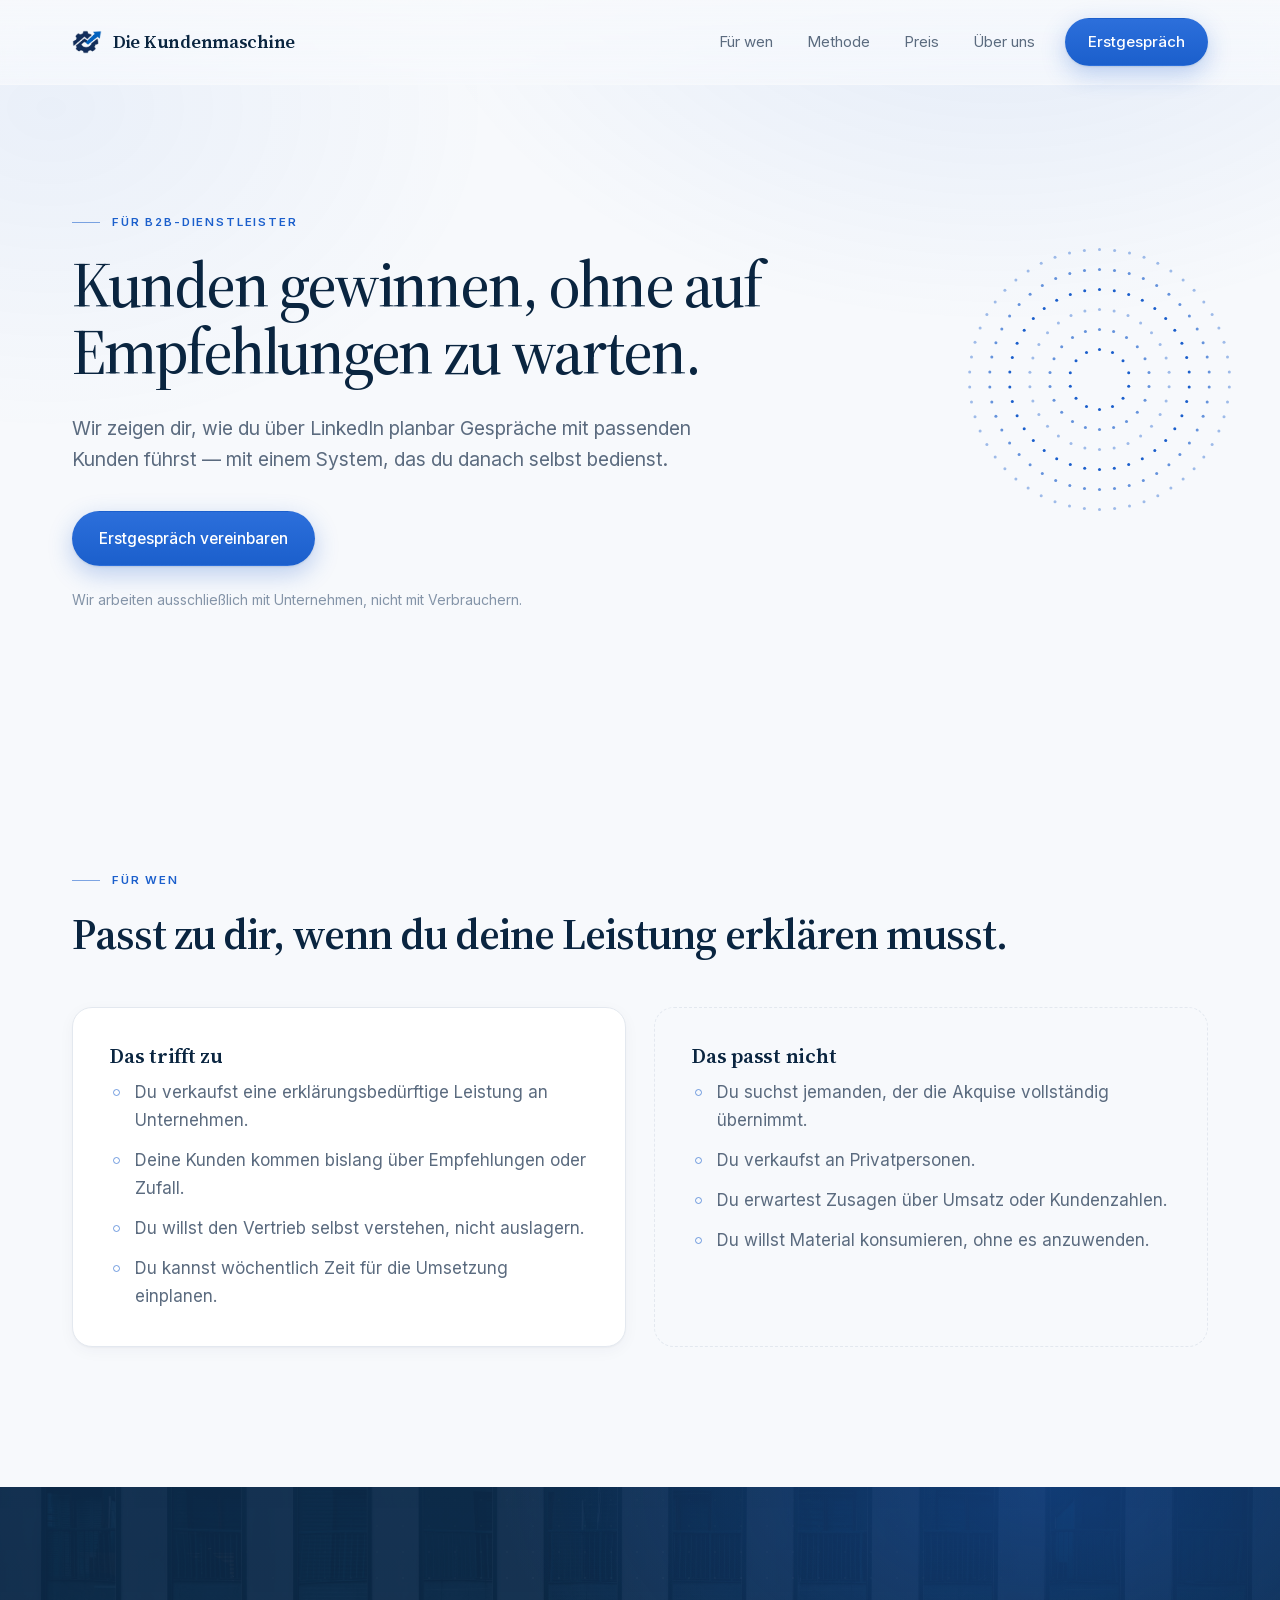
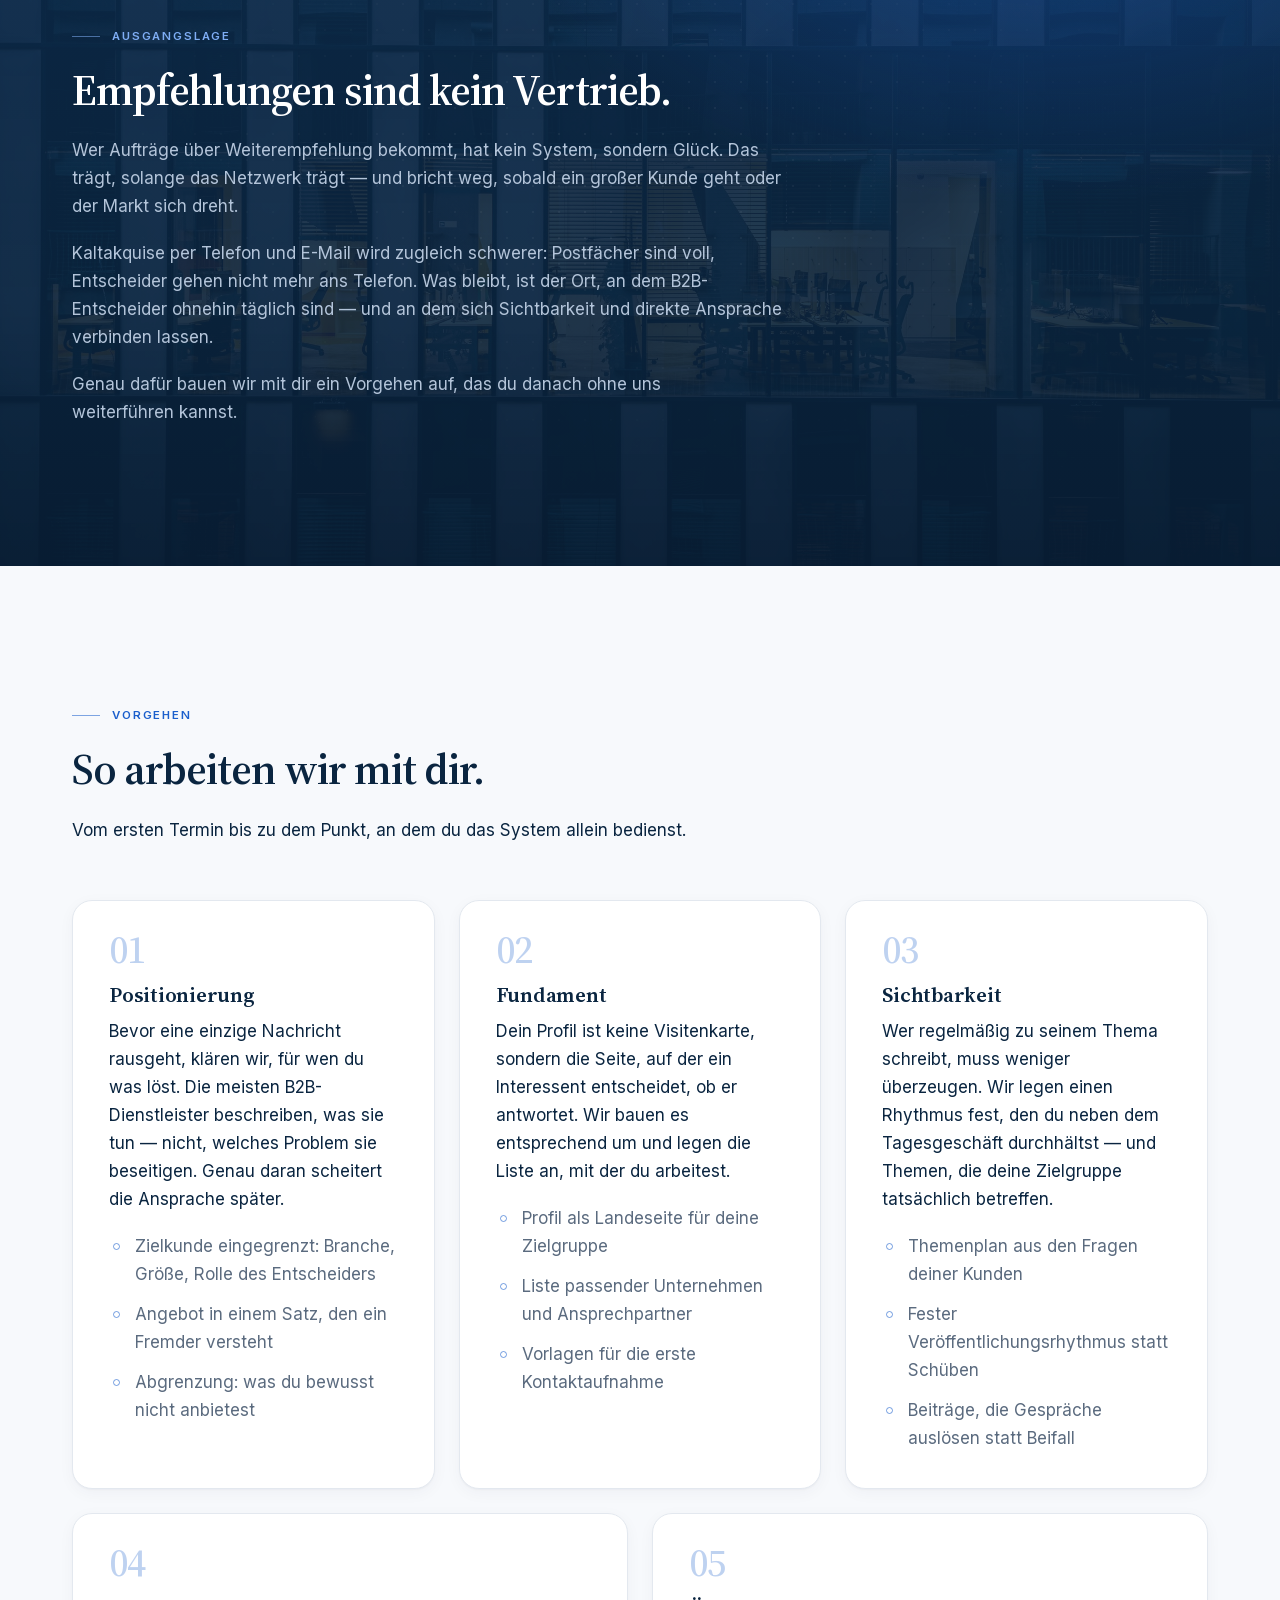
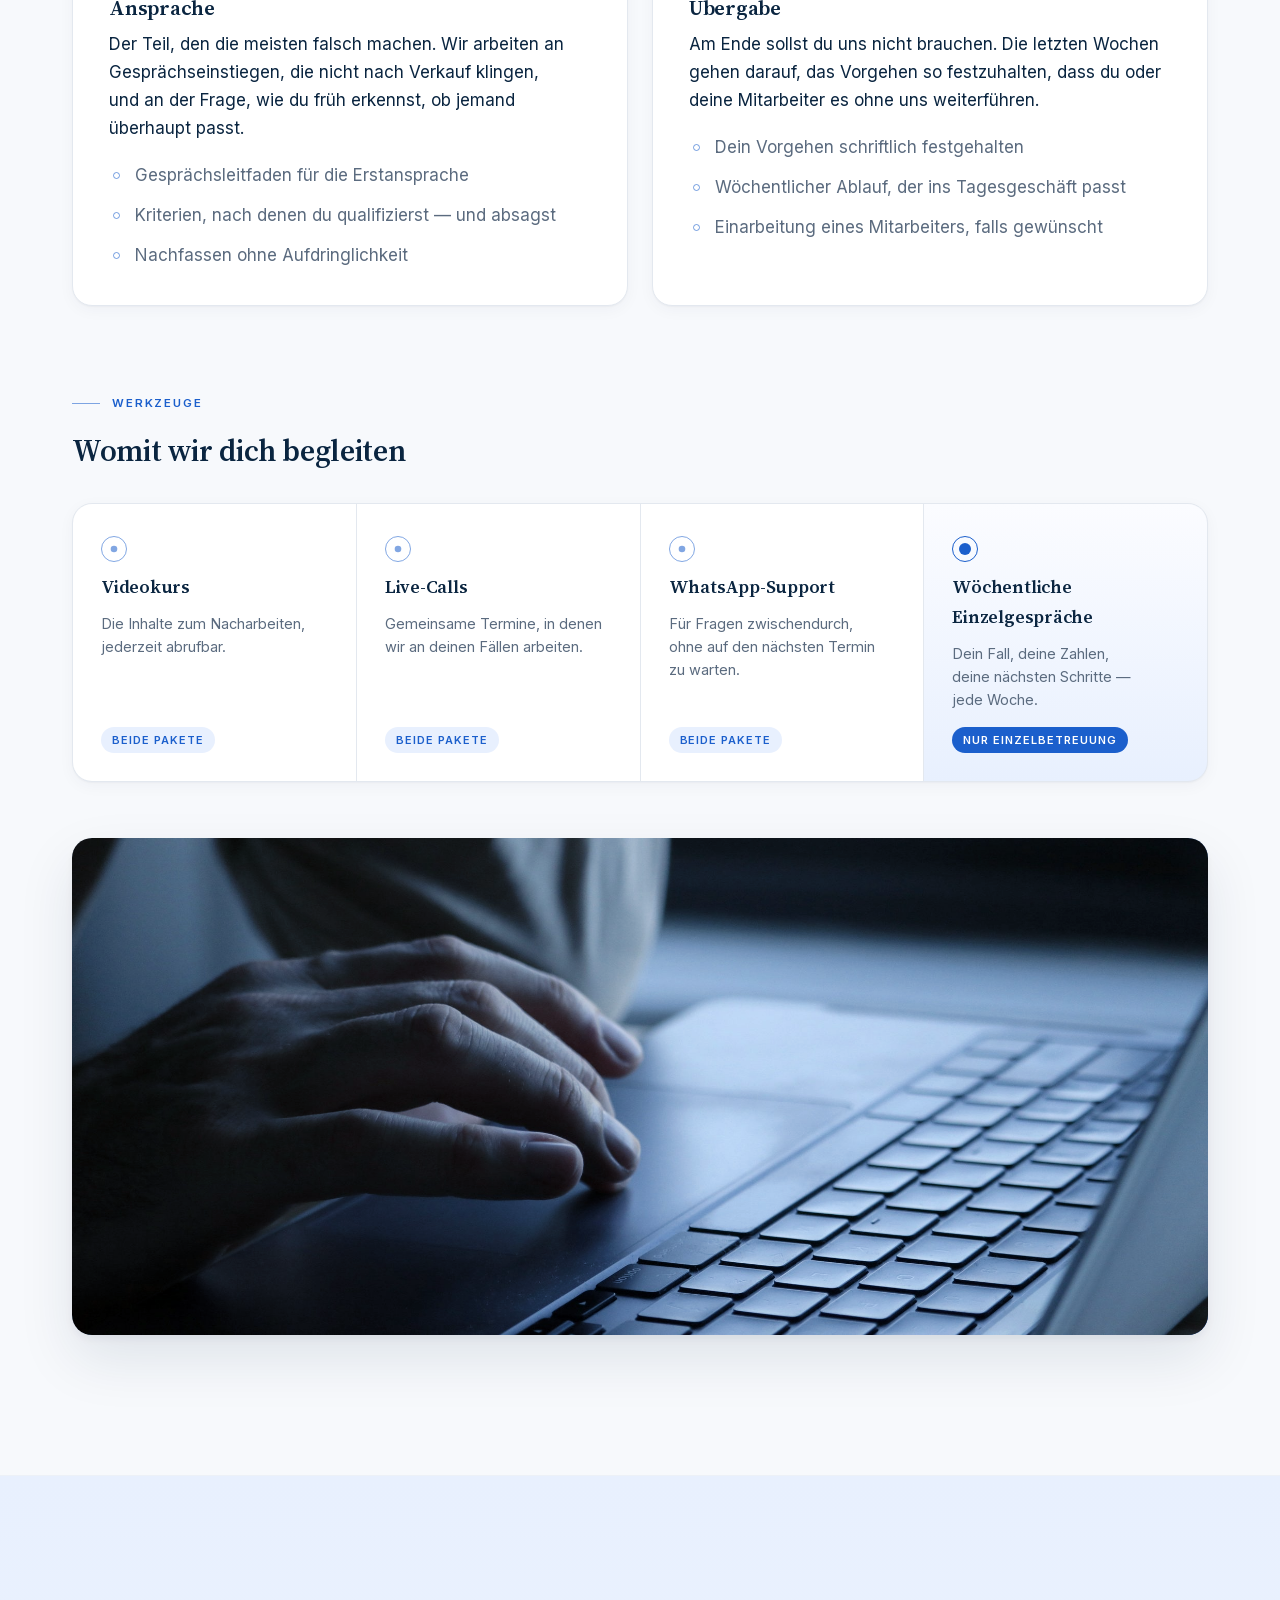
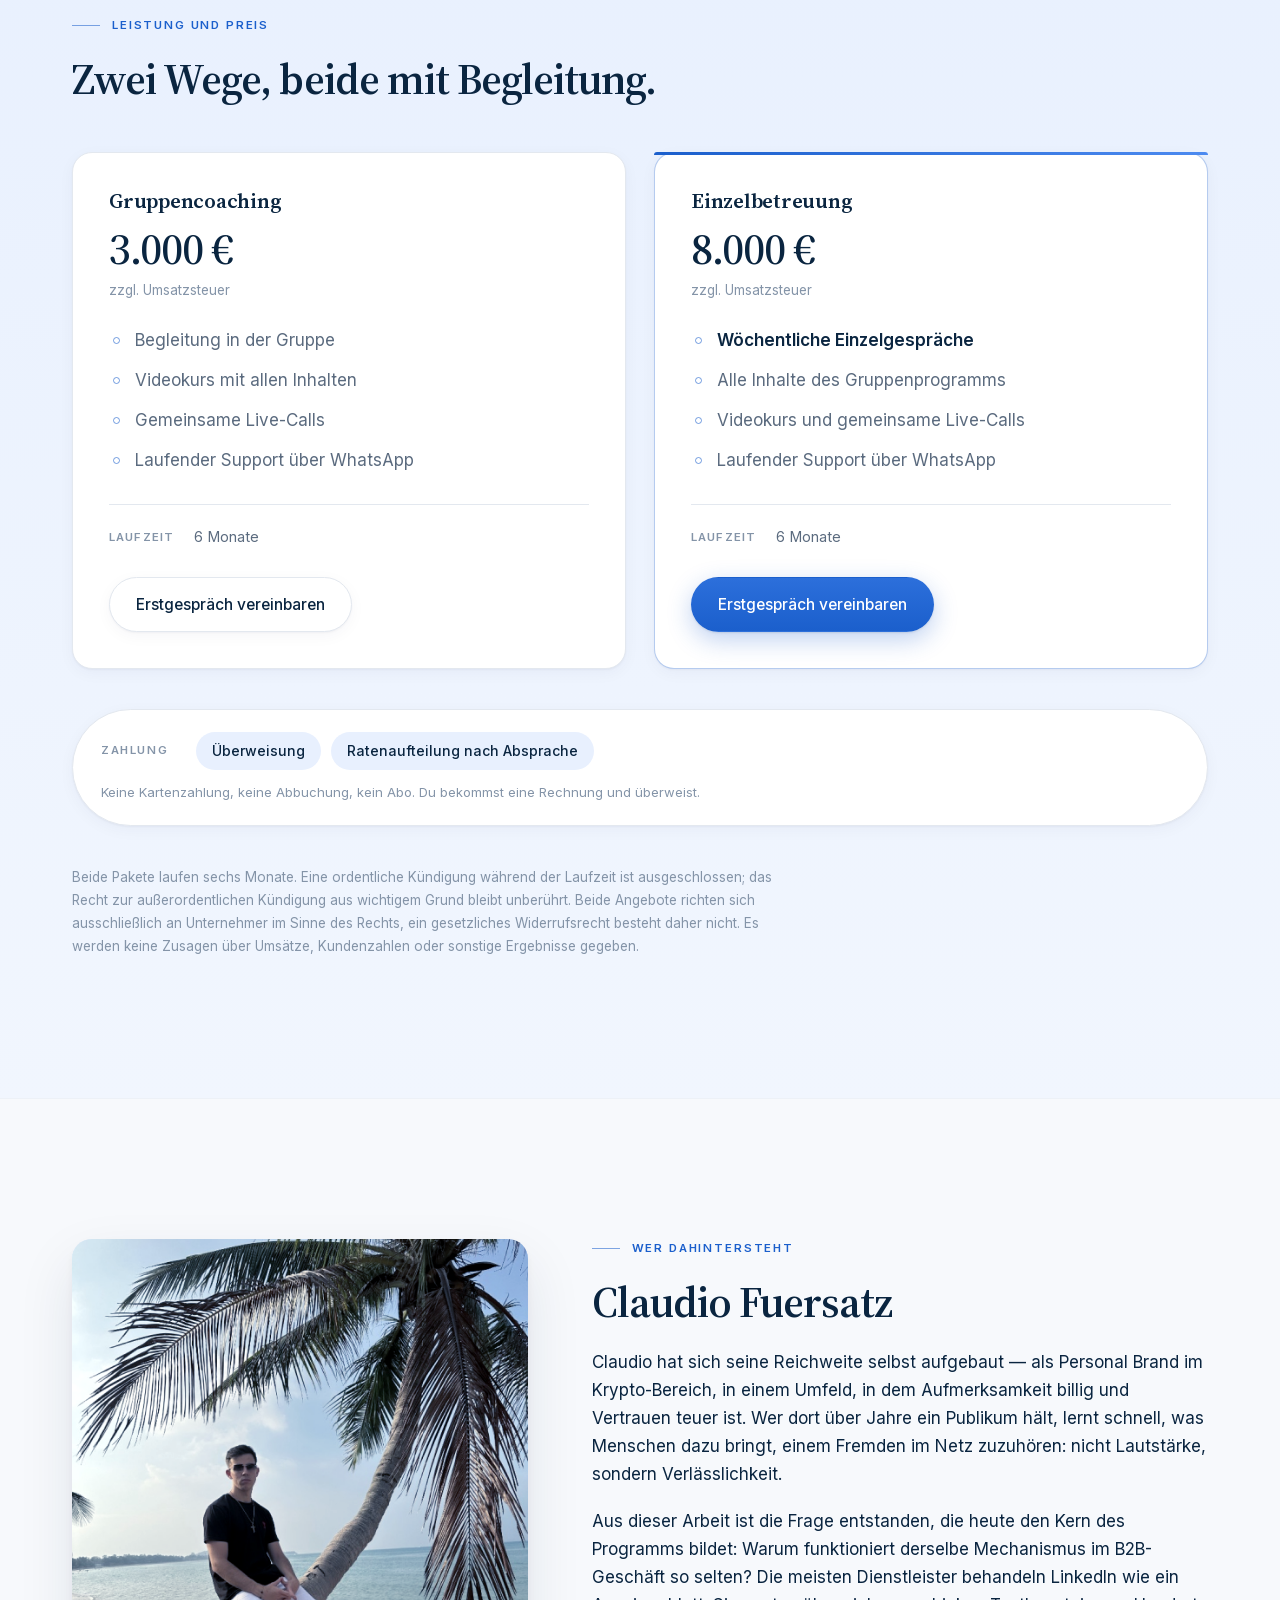
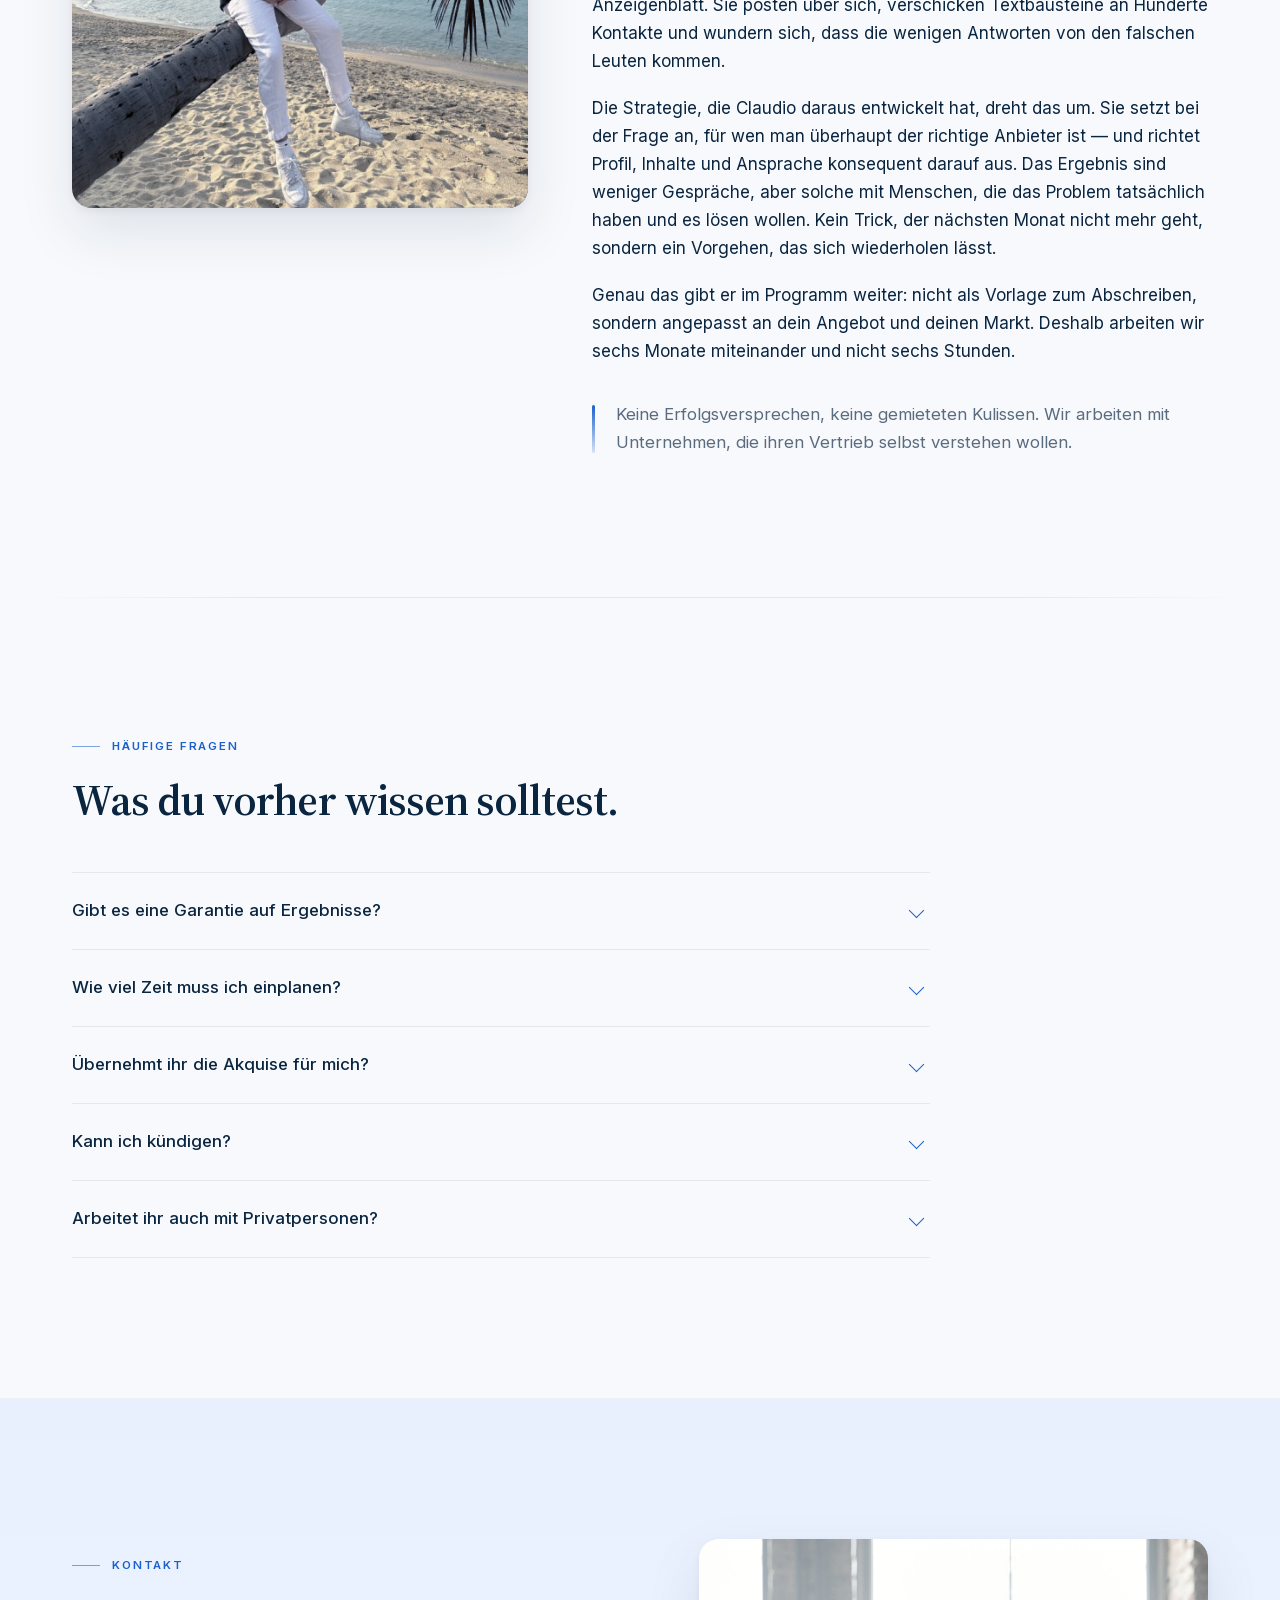
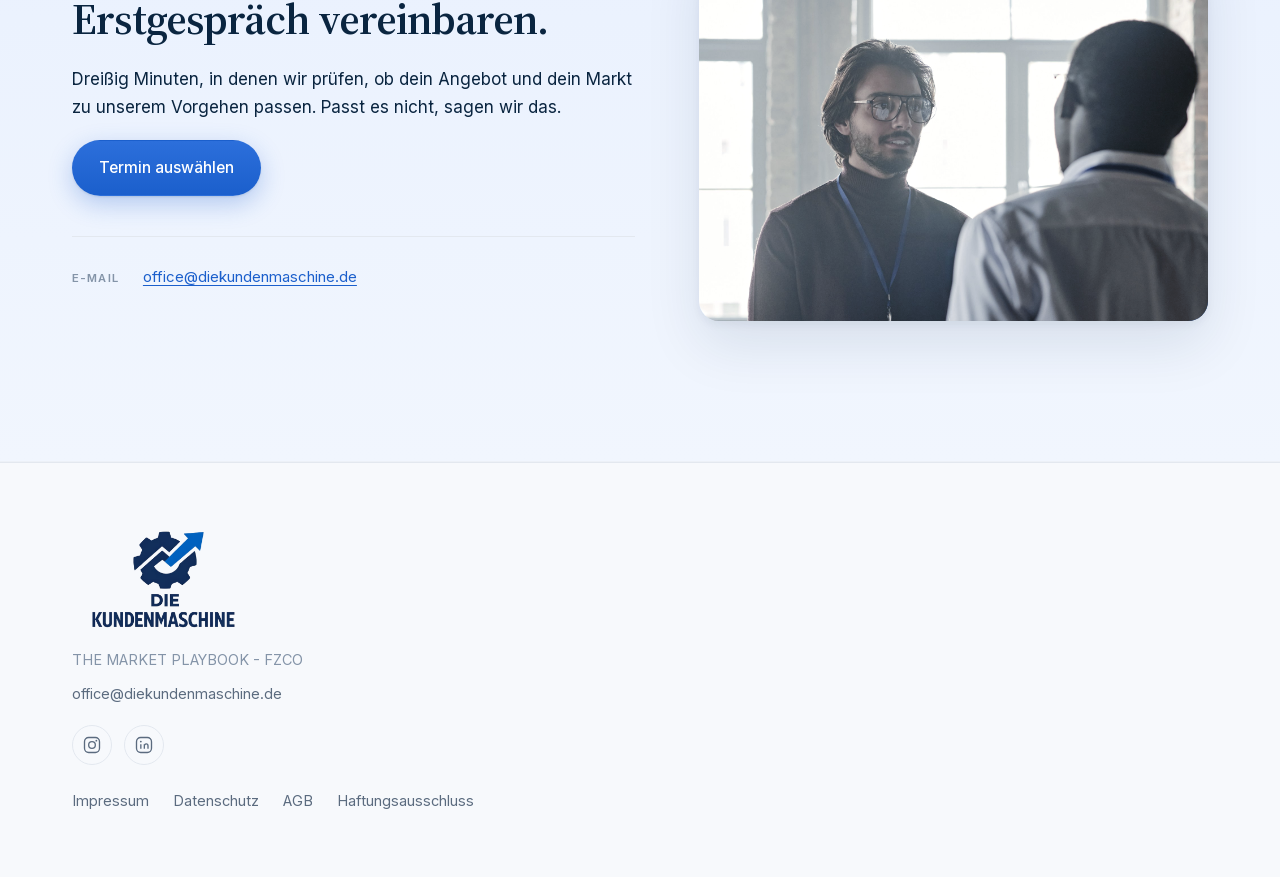
<file: index.html>
<!DOCTYPE html>
<html lang="de">
<head>
<meta charset="utf-8">
<meta name="viewport" content="width=device-width, initial-scale=1.0">
<title>Die Kundenmaschine | Kunden über LinkedIn für B2B-Dienstleister</title>
<meta name="description" content="Wir zeigen B2B-Dienstleistern, Beratungen und Agenturen, wie sie über LinkedIn planbar Kunden gewinnen — als Gruppencoaching oder in der Einzelbetreuung.">
<link rel="icon" type="image/png" href="assets/img/favicon.png">
<link rel="apple-touch-icon" href="assets/img/apple-touch-icon.png">
<link rel="stylesheet" href="styles.css">
</head>
<body>

<header class="kopf">
  <div class="container kopf__inner">
    <a class="marke" href="/"><img class="marke__zeichen" src="assets/img/logo.png" alt="" width="314" height="260">Die Kundenmaschine</a>
    <nav class="nav">
      <a href="#fuer-wen">Für wen</a>
      <a href="#methode">Methode</a>
      <a href="#preis">Preis</a>
      <a href="#ueber-uns">Über uns</a>
      <a class="knopf knopf-primaer" href="#kontakt">Erstgespräch</a>
    </nav>
  </div>
</header>

<main>
  <section class="hero">
    <div class="container">
      <span class="hero__ring" aria-hidden="true"></span>
      <div class="hero__inner">
        <span class="label">Für B2B-Dienstleister</span>
        <h1>Kunden gewinnen, ohne auf Empfehlungen zu warten.</h1>
        <p class="hero__lead">Wir zeigen dir, wie du über LinkedIn planbar Gespräche mit
        passenden Kunden führst — mit einem System, das du danach selbst bedienst.</p>
        <a class="knopf knopf-primaer" href="#kontakt">Erstgespräch vereinbaren</a>
        <p class="hero__hinweis">Wir arbeiten ausschließlich mit Unternehmen, nicht mit
        Verbrauchern.</p>
      </div>
    </div>
  </section>

  <section class="abschnitt" id="fuer-wen">
    <div class="container">
      <span class="label">Für wen</span>
      <h2>Passt zu dir, wenn du deine Leistung erklären musst.</h2>
      <div class="raster-2">
        <div class="karte">
          <h3>Das trifft zu</h3>
          <ul class="liste">
            <li>Du verkaufst eine erklärungsbedürftige Leistung an Unternehmen.</li>
            <li>Deine Kunden kommen bislang über Empfehlungen oder Zufall.</li>
            <li>Du willst den Vertrieb selbst verstehen, nicht auslagern.</li>
            <li>Du kannst wöchentlich Zeit für die Umsetzung einplanen.</li>
          </ul>
        </div>
        <div class="karte karte--leise">
          <h3>Das passt nicht</h3>
          <ul class="liste">
            <li>Du suchst jemanden, der die Akquise vollständig übernimmt.</li>
            <li>Du verkaufst an Privatpersonen.</li>
            <li>Du erwartest Zusagen über Umsatz oder Kundenzahlen.</li>
            <li>Du willst Material konsumieren, ohne es anzuwenden.</li>
          </ul>
        </div>
      </div>
    </div>
  </section>

  <section class="abschnitt abschnitt--dunkel">
    <div class="container">
      <span class="label">Ausgangslage</span>
      <h2>Empfehlungen sind kein Vertrieb.</h2>
      <p>Wer Aufträge über Weiterempfehlung bekommt, hat kein System, sondern Glück. Das
      trägt, solange das Netzwerk trägt — und bricht weg, sobald ein großer Kunde geht oder
      der Markt sich dreht.</p>
      <p>Kaltakquise per Telefon und E-Mail wird zugleich schwerer: Postfächer sind voll,
      Entscheider gehen nicht mehr ans Telefon. Was bleibt, ist der Ort, an dem
      B2B-Entscheider ohnehin täglich sind — und an dem sich Sichtbarkeit und direkte
      Ansprache verbinden lassen.</p>
      <p>Genau dafür bauen wir mit dir ein Vorgehen auf, das du danach ohne uns
      weiterführen kannst.</p>
    </div>
  </section>

  <section class="abschnitt" id="methode">
    <div class="container">
      <span class="label">Vorgehen</span>
      <h2>So arbeiten wir mit dir.</h2>
      <p>Vom ersten Termin bis zu dem Punkt, an dem du das System allein bedienst.</p>
      <div class="phasen">
        <article class="karte phase">
          <span class="phase__nr">01</span>
          <h3>Positionierung</h3>
          <p>Bevor eine einzige Nachricht rausgeht, klären wir, für wen du was löst. Die
          meisten B2B-Dienstleister beschreiben, was sie tun — nicht, welches Problem sie
          beseitigen. Genau daran scheitert die Ansprache später.</p>
          <ul class="liste">
            <li>Zielkunde eingegrenzt: Branche, Größe, Rolle des Entscheiders</li>
            <li>Angebot in einem Satz, den ein Fremder versteht</li>
            <li>Abgrenzung: was du bewusst nicht anbietest</li>
          </ul>
        </article>
        <article class="karte phase">
          <span class="phase__nr">02</span>
          <h3>Fundament</h3>
          <p>Dein Profil ist keine Visitenkarte, sondern die Seite, auf der ein Interessent
          entscheidet, ob er antwortet. Wir bauen es entsprechend um und legen die Liste
          an, mit der du arbeitest.</p>
          <ul class="liste">
            <li>Profil als Landeseite für deine Zielgruppe</li>
            <li>Liste passender Unternehmen und Ansprechpartner</li>
            <li>Vorlagen für die erste Kontaktaufnahme</li>
          </ul>
        </article>
        <article class="karte phase">
          <span class="phase__nr">03</span>
          <h3>Sichtbarkeit</h3>
          <p>Wer regelmäßig zu seinem Thema schreibt, muss weniger überzeugen. Wir legen
          einen Rhythmus fest, den du neben dem Tagesgeschäft durchhältst — und Themen,
          die deine Zielgruppe tatsächlich betreffen.</p>
          <ul class="liste">
            <li>Themenplan aus den Fragen deiner Kunden</li>
            <li>Fester Veröffentlichungsrhythmus statt Schüben</li>
            <li>Beiträge, die Gespräche auslösen statt Beifall</li>
          </ul>
        </article>
        <article class="karte phase">
          <span class="phase__nr">04</span>
          <h3>Ansprache</h3>
          <p>Der Teil, den die meisten falsch machen. Wir arbeiten an Gesprächseinstiegen,
          die nicht nach Verkauf klingen, und an der Frage, wie du früh erkennst, ob
          jemand überhaupt passt.</p>
          <ul class="liste">
            <li>Gesprächsleitfaden für die Erstansprache</li>
            <li>Kriterien, nach denen du qualifizierst — und absagst</li>
            <li>Nachfassen ohne Aufdringlichkeit</li>
          </ul>
        </article>
        <article class="karte phase">
          <span class="phase__nr">05</span>
          <h3>Übergabe</h3>
          <p>Am Ende sollst du uns nicht brauchen. Die letzten Wochen gehen darauf, das
          Vorgehen so festzuhalten, dass du oder deine Mitarbeiter es ohne uns
          weiterführen.</p>
          <ul class="liste">
            <li>Dein Vorgehen schriftlich festgehalten</li>
            <li>Wöchentlicher Ablauf, der ins Tagesgeschäft passt</li>
            <li>Einarbeitung eines Mitarbeiters, falls gewünscht</li>
          </ul>
        </article>
      </div>
      <div class="begleitung">
        <div class="begleitung__kopf">
          <span class="label">Werkzeuge</span>
          <h3>Womit wir dich begleiten</h3>
        </div>
        <ul class="werkzeuge">
          <li class="werkzeug">
            <span class="werkzeug__mark" aria-hidden="true"></span>
            <h4>Videokurs</h4>
            <p>Die Inhalte zum Nacharbeiten, jederzeit abrufbar.</p>
            <span class="werkzeug__tag">beide Pakete</span>
          </li>
          <li class="werkzeug">
            <span class="werkzeug__mark" aria-hidden="true"></span>
            <h4>Live-Calls</h4>
            <p>Gemeinsame Termine, in denen wir an deinen Fällen arbeiten.</p>
            <span class="werkzeug__tag">beide Pakete</span>
          </li>
          <li class="werkzeug">
            <span class="werkzeug__mark" aria-hidden="true"></span>
            <h4>WhatsApp-Support</h4>
            <p>Für Fragen zwischendurch, ohne auf den nächsten Termin zu warten.</p>
            <span class="werkzeug__tag">beide Pakete</span>
          </li>
          <li class="werkzeug werkzeug--hervor">
            <span class="werkzeug__mark" aria-hidden="true"></span>
            <h4>Wöchentliche Einzelgespräche</h4>
            <p>Dein Fall, deine Zahlen, deine nächsten Schritte — jede Woche.</p>
            <span class="werkzeug__tag">nur Einzelbetreuung</span>
          </li>
        </ul>
      </div>
      <div class="bild methode__bild">
        <img src="assets/img/arbeit.jpg" alt="Konzentriertes Arbeiten am Laptop" width="2200" height="963" loading="lazy">
      </div>
    </div>
  </section>

  <section class="abschnitt abschnitt--akzent" id="preis">
    <div class="container">
      <span class="label">Leistung und Preis</span>
      <h2>Zwei Wege, beide mit Begleitung.</h2>
      <div class="raster-2">
        <div class="karte paket">
          <h3>Gruppencoaching</h3>
          <p class="paket__preis">3.000 €</p>
          <p class="paket__hinweis">zzgl. Umsatzsteuer</p>
          <ul class="liste">
            <li>Begleitung in der Gruppe</li>
            <li>Videokurs mit allen Inhalten</li>
            <li>Gemeinsame Live-Calls</li>
            <li>Laufender Support über WhatsApp</li>
          </ul>
          <dl class="kondition">
            <dt>Laufzeit</dt><dd>6 Monate</dd>
          </dl>
          <a class="knopf" href="#kontakt">Erstgespräch vereinbaren</a>
        </div>
        <div class="karte paket paket--hervor">
          <h3>Einzelbetreuung</h3>
          <p class="paket__preis">8.000 €</p>
          <p class="paket__hinweis">zzgl. Umsatzsteuer</p>
          <ul class="liste">
            <li><strong>Wöchentliche Einzelgespräche</strong></li>
            <li>Alle Inhalte des Gruppenprogramms</li>
            <li>Videokurs und gemeinsame Live-Calls</li>
            <li>Laufender Support über WhatsApp</li>
          </ul>
          <dl class="kondition">
            <dt>Laufzeit</dt><dd>6 Monate</dd>
          </dl>
          <a class="knopf knopf-primaer" href="#kontakt">Erstgespräch vereinbaren</a>
        </div>
      </div>
      <div class="zahlung">
        <span class="zahlung__titel">Zahlung</span>
        <ul class="zahlung__wege">
          <li>Überweisung</li>
          <li>Ratenaufteilung nach Absprache</li>
        </ul>
        <p class="zahlung__hinweis">Keine Kartenzahlung, keine Abbuchung, kein Abo. Du
        bekommst eine Rechnung und überweist.</p>
      </div>
      <p class="preis__fuss">Beide Pakete laufen sechs Monate. Eine ordentliche Kündigung
    während der Laufzeit ist ausgeschlossen; das Recht zur außerordentlichen Kündigung aus
    wichtigem Grund bleibt unberührt. Beide Angebote richten sich ausschließlich an
    Unternehmer im Sinne des Rechts, ein gesetzliches Widerrufsrecht besteht daher nicht.
    Es werden keine Zusagen über Umsätze, Kundenzahlen oder sonstige Ergebnisse gegeben.</p>
    </div>
  </section>

  <section class="abschnitt" id="ueber-uns">
    <div class="container ueber__inner">
      <div class="bild ueber__bild">
        <img src="assets/img/claudio.png" alt="Claudio Fuersatz" width="1120" height="1400">
      </div>
      <div class="ueber__text">
        <span class="label">Wer dahintersteht</span>
        <h2>Claudio Fuersatz</h2>
        <p>Claudio hat sich seine Reichweite selbst aufgebaut — als Personal Brand im
        Krypto-Bereich, in einem Umfeld, in dem Aufmerksamkeit billig und Vertrauen teuer
        ist. Wer dort über Jahre ein Publikum hält, lernt schnell, was Menschen dazu bringt,
        einem Fremden im Netz zuzuhören: nicht Lautstärke, sondern Verlässlichkeit.</p>
        <p>Aus dieser Arbeit ist die Frage entstanden, die heute den Kern des Programms
        bildet: Warum funktioniert derselbe Mechanismus im B2B-Geschäft so selten? Die
        meisten Dienstleister behandeln LinkedIn wie ein Anzeigenblatt. Sie posten über
        sich, verschicken Textbausteine an Hunderte Kontakte und wundern sich, dass die
        wenigen Antworten von den falschen Leuten kommen.</p>
        <p>Die Strategie, die Claudio daraus entwickelt hat, dreht das um. Sie setzt bei der
        Frage an, für wen man überhaupt der richtige Anbieter ist — und richtet Profil,
        Inhalte und Ansprache konsequent darauf aus. Das Ergebnis sind weniger Gespräche,
        aber solche mit Menschen, die das Problem tatsächlich haben und es lösen wollen.
        Kein Trick, der nächsten Monat nicht mehr geht, sondern ein Vorgehen, das sich
        wiederholen lässt.</p>
        <p>Genau das gibt er im Programm weiter: nicht als Vorlage zum Abschreiben, sondern
        angepasst an dein Angebot und deinen Markt. Deshalb arbeiten wir sechs Monate
        miteinander und nicht sechs Stunden.</p>
        <p class="ueber__haltung">Keine Erfolgsversprechen, keine gemieteten Kulissen. Wir
        arbeiten mit Unternehmen, die ihren Vertrieb selbst verstehen wollen.</p>
      </div>
    </div>
  </section>

  <section class="abschnitt" id="faq">
    <div class="container">
      <span class="label">Häufige Fragen</span>
      <h2>Was du vorher wissen solltest.</h2>
      <div class="faq">
        <details class="faq__eintrag">
          <summary>Gibt es eine Garantie auf Ergebnisse?</summary>
          <p>Nein. Wir sichern Begleitung, Materialien und Erreichbarkeit zu — keine
          Umsätze, Kundenzahlen oder Reichweiten. Diese hängen von deinem Markt, deinem
          Angebot und deiner Umsetzung ab. Wer dir Umsatz garantiert, verkauft dir etwas
          anderes als Begleitung.</p>
        </details>
        <details class="faq__eintrag">
          <summary>Wie viel Zeit muss ich einplanen?</summary>
          <p>Die Umsetzung erfolgt durch dich. Ohne wöchentliche Arbeitszeit an deinem
          eigenen Vertrieb bringt das Programm nichts.</p>
        </details>
        <details class="faq__eintrag">
          <summary>Übernehmt ihr die Akquise für mich?</summary>
          <p>Nein. Wir bilden aus und begleiten. Wenn du eine Dienstleistung suchst, die
          dir Termine liefert, sind wir der falsche Anbieter.</p>
        </details>
        <details class="faq__eintrag">
          <summary>Kann ich kündigen?</summary>
          <p>Beide Pakete laufen sechs Monate. Eine ordentliche Kündigung während dieser
          Laufzeit ist ausgeschlossen — die Begleitung ist auf diesen Zeitraum ausgelegt und
          ergibt in Teilen keinen Sinn. Das Recht zur außerordentlichen Kündigung aus
          wichtigem Grund bleibt davon unberührt. Wenn du dich nicht sechs Monate binden
          willst, sag das im Erstgespräch — dann sind wir der falsche Anbieter.</p>
        </details>
        <details class="faq__eintrag">
          <summary>Arbeitet ihr auch mit Privatpersonen?</summary>
          <p>Nein. Unser Angebot richtet sich ausschließlich an Unternehmer im Sinne des
          Rechts. Ein gesetzliches Widerrufsrecht besteht daher nicht.</p>
        </details>
      </div>
    </div>
  </section>

  <section class="abschnitt abschnitt--akzent" id="kontakt">
    <div class="container kontakt__inner">
      <div>
        <span class="label">Kontakt</span>
        <h2>Erstgespräch vereinbaren.</h2>
        <p>Dreißig Minuten, in denen wir prüfen, ob dein Angebot und dein Markt zu unserem
        Vorgehen passen. Passt es nicht, sagen wir das.</p>
        <a class="knopf knopf-primaer" href="https://calendly.com/d/dv5p-69t-5jx"
           target="_blank" rel="noopener noreferrer">Termin auswählen</a>
        <dl class="kontakt__daten">
          <dt>E-Mail</dt>
          <dd><a href="mailto:office@diekundenmaschine.de">office@diekundenmaschine.de</a></dd>
        </dl>
      </div>
      <div class="bild kontakt__bild">
        <img src="assets/img/gespraech.jpg" alt="Zwei Personen im Gespräch" width="1800" height="1350" loading="lazy">
      </div>
    </div>
  </section>
</main>

<footer class="fuss">
  <div class="container">
    <img class="fuss__logo" src="assets/img/logo-voll.png" alt="Die Kundenmaschine" width="720" height="404">
    <p class="fuss__traeger">THE MARKET PLAYBOOK - FZCO</p>
    <p class="fuss__kontakt"><a href="mailto:office@diekundenmaschine.de">office@diekundenmaschine.de</a></p>
    <nav class="fuss__sozial" aria-label="Soziale Netzwerke">
      <a href="https://www.instagram.com/diekundenmaschine/" target="_blank" rel="noopener noreferrer" aria-label="Instagram">
        <svg viewBox="0 0 24 24" width="20" height="20" fill="none" stroke="currentColor" stroke-width="1.6" aria-hidden="true">
          <rect x="3" y="3" width="18" height="18" rx="5"/>
          <circle cx="12" cy="12" r="4"/>
          <circle cx="17.2" cy="6.8" r="1.1" fill="currentColor" stroke="none"/>
        </svg>
      </a>
      <a href="https://www.linkedin.com/in/claudio-f%C3%BCrsatz-a549631b6/" target="_blank" rel="noopener noreferrer" aria-label="LinkedIn">
        <svg viewBox="0 0 24 24" width="20" height="20" fill="none" stroke="currentColor" stroke-width="1.6" aria-hidden="true">
          <rect x="3" y="3" width="18" height="18" rx="5"/>
          <line x1="8.2" y1="11" x2="8.2" y2="16.4"/>
          <circle cx="8.2" cy="7.9" r="1.1" fill="currentColor" stroke="none"/>
          <path d="M12.4 16.4v-5.4m0 1.9a2.2 2.2 0 0 1 4.4 0v3.5"/>
        </svg>
      </a>
    </nav>
    <nav class="fuss__links">
      <a href="impressum.html">Impressum</a>
      <a href="datenschutz.html">Datenschutz</a>
      <a href="agb.html">AGB</a>
      <a href="haftungsausschluss.html">Haftungsausschluss</a>
    </nav>
  </div>
</footer>

</body>
</html>
</file>
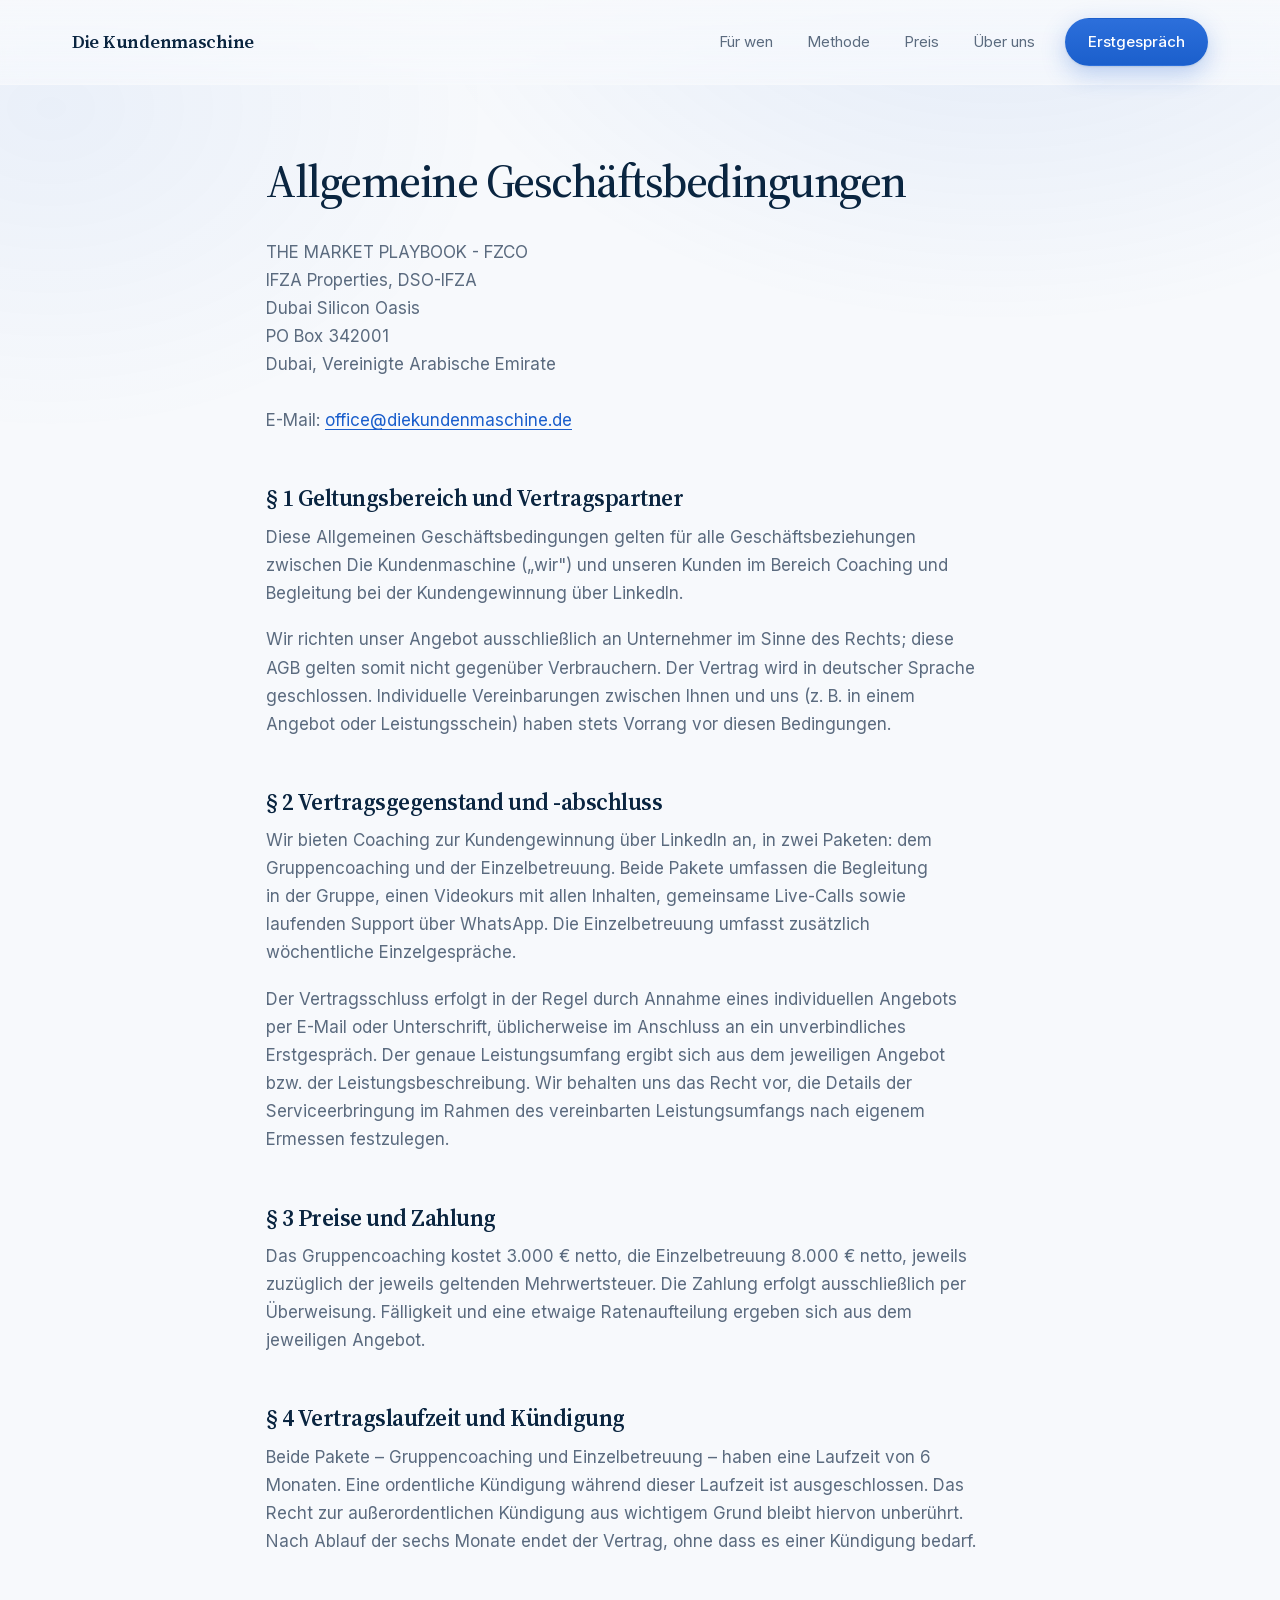
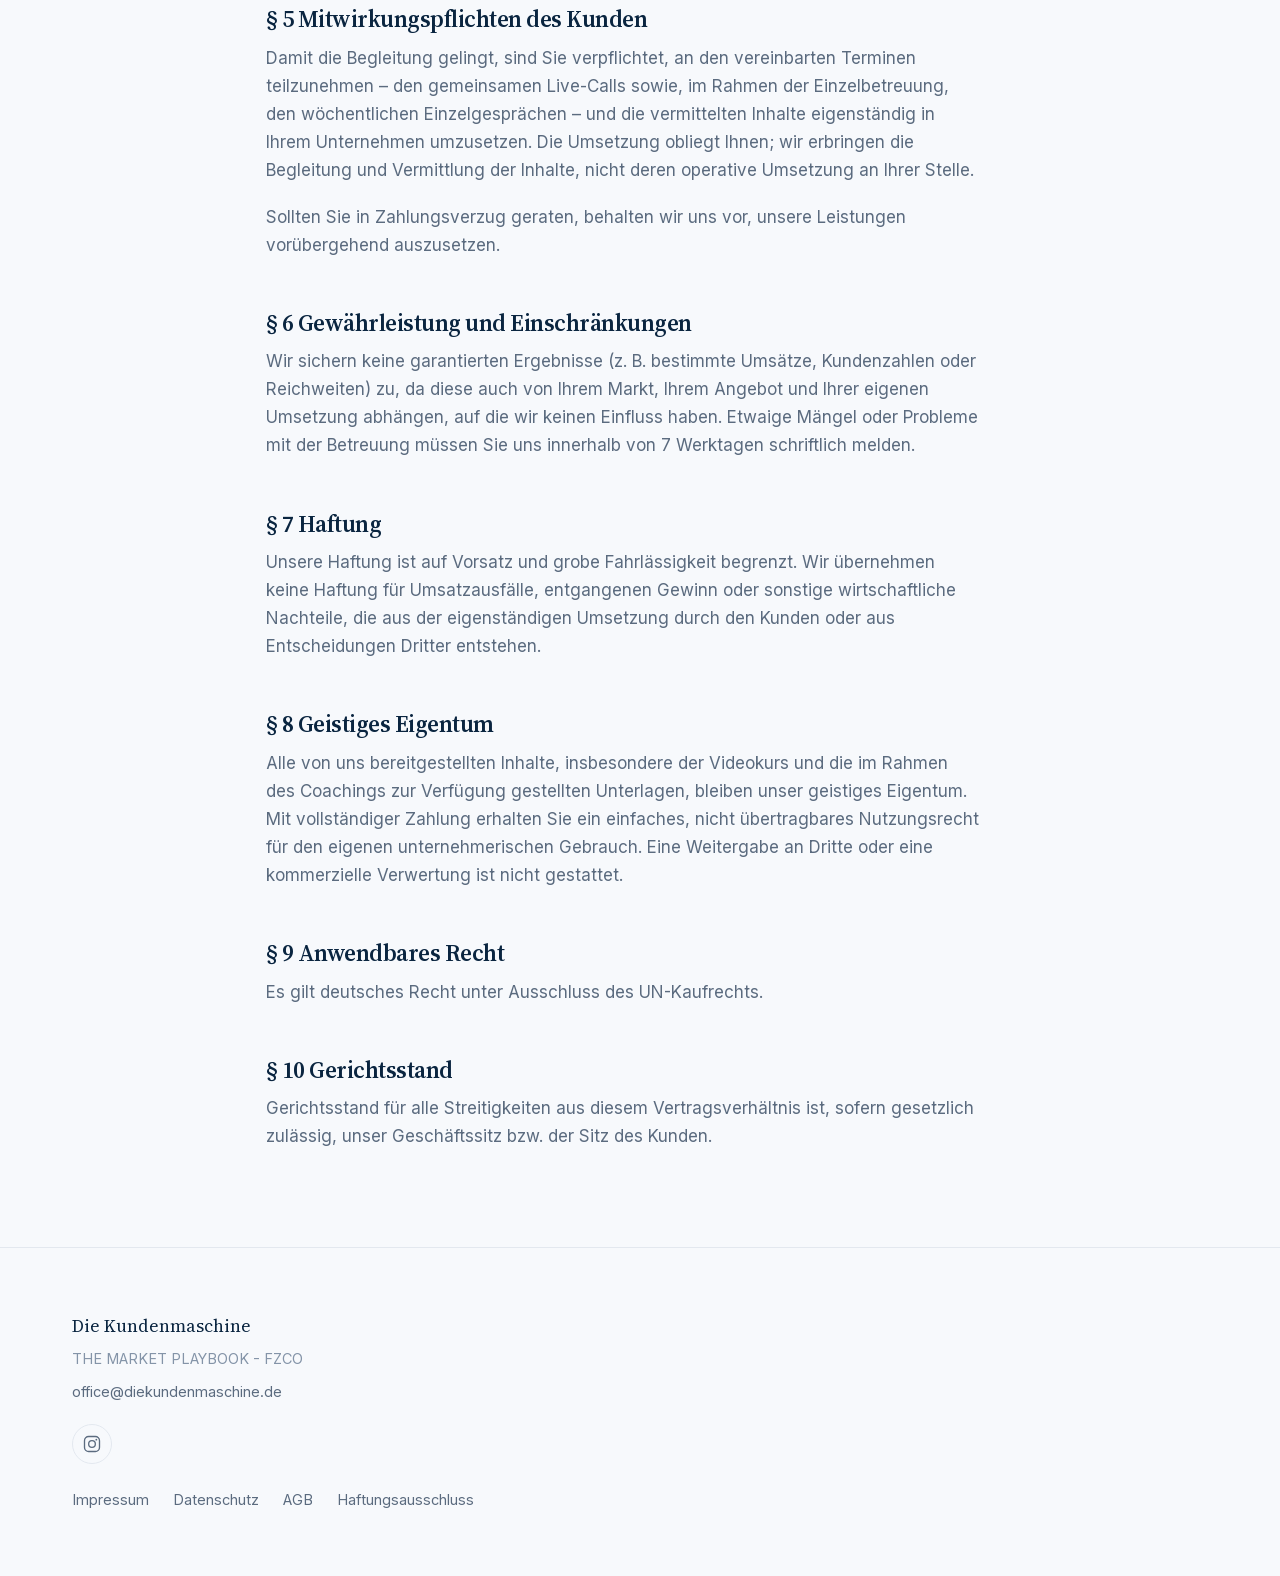
<file: agb.html>
<!DOCTYPE html>
<html lang="de">
<head>
<meta charset="utf-8">
<meta name="viewport" content="width=device-width, initial-scale=1.0">
<title>AGB | Die Kundenmaschine</title>
<meta name="description" content="Allgemeine Geschäftsbedingungen von Die Kundenmaschine – Coaching-Pakete, Preise, Laufzeit und Kündigung der THE MARKET PLAYBOOK - FZCO.">
<link rel="icon" type="image/png" href="assets/img/favicon.png">
<link rel="apple-touch-icon" href="assets/img/apple-touch-icon.png">
<link rel="stylesheet" href="styles.css">
</head>
<body>

<header class="kopf">
  <div class="container kopf__inner">
    <a class="marke" href="/">Die Kundenmaschine</a>
    <nav class="nav">
      <a href="index.html#fuer-wen">Für wen</a>
      <a href="index.html#methode">Methode</a>
      <a href="index.html#preis">Preis</a>
      <a href="index.html#ueber-uns">Über uns</a>
      <a class="knopf knopf-primaer" href="index.html#kontakt">Erstgespräch</a>
    </nav>
  </div>
</header>

<main>
  <div class="container rechtstext">
    <h1>Allgemeine Geschäftsbedingungen</h1>

    <p>
      THE MARKET PLAYBOOK - FZCO<br>
      IFZA Properties, DSO-IFZA<br>
      Dubai Silicon Oasis<br>
      PO Box 342001<br>
      Dubai, Vereinigte Arabische Emirate<br><br>
      E-Mail: <a href="mailto:office@diekundenmaschine.de">office@diekundenmaschine.de</a>
    </p>

    <h2>§ 1 Geltungsbereich und Vertragspartner</h2>
    <p>
      Diese Allgemeinen Geschäftsbedingungen gelten für alle Geschäftsbeziehungen zwischen Die Kundenmaschine („wir") und unseren Kunden im Bereich Coaching und Begleitung bei der Kundengewinnung über LinkedIn.
    </p>
    <p>
      Wir richten unser Angebot ausschließlich an Unternehmer im Sinne des Rechts; diese AGB gelten somit nicht gegenüber Verbrauchern. Der Vertrag wird in deutscher Sprache geschlossen. Individuelle Vereinbarungen zwischen Ihnen und uns (z. B. in einem Angebot oder Leistungsschein) haben stets Vorrang vor diesen Bedingungen.
    </p>

    <h2>§ 2 Vertragsgegenstand und -abschluss</h2>
    <p>
      Wir bieten Coaching zur Kundengewinnung über LinkedIn an, in zwei Paketen: dem Gruppencoaching und der Einzelbetreuung. Beide Pakete umfassen die Begleitung in der Gruppe, einen Videokurs mit allen Inhalten, gemeinsame Live-Calls sowie laufenden Support über WhatsApp. Die Einzelbetreuung umfasst zusätzlich wöchentliche Einzelgespräche.
    </p>
    <p>
      Der Vertragsschluss erfolgt in der Regel durch Annahme eines individuellen Angebots per E-Mail oder Unterschrift, üblicherweise im Anschluss an ein unverbindliches Erstgespräch. Der genaue Leistungsumfang ergibt sich aus dem jeweiligen Angebot bzw. der Leistungsbeschreibung. Wir behalten uns das Recht vor, die Details der Serviceerbringung im Rahmen des vereinbarten Leistungsumfangs nach eigenem Ermessen festzulegen.
    </p>

    <h2>§ 3 Preise und Zahlung</h2>
    <p>
      Das Gruppencoaching kostet 3.000 € netto, die Einzelbetreuung 8.000 € netto, jeweils zuzüglich der jeweils geltenden Mehrwertsteuer. Die Zahlung erfolgt ausschließlich per Überweisung. Fälligkeit und eine etwaige Ratenaufteilung ergeben sich aus dem jeweiligen Angebot.
    </p>

    <h2>§ 4 Vertragslaufzeit und Kündigung</h2>
    <p>
      Beide Pakete – Gruppencoaching und Einzelbetreuung – haben eine Laufzeit von 6 Monaten. Eine ordentliche Kündigung während dieser Laufzeit ist ausgeschlossen. Das Recht zur außerordentlichen Kündigung aus wichtigem Grund bleibt hiervon unberührt. Nach Ablauf der sechs Monate endet der Vertrag, ohne dass es einer Kündigung bedarf.
    </p>

    <h2>§ 5 Mitwirkungspflichten des Kunden</h2>
    <p>
      Damit die Begleitung gelingt, sind Sie verpflichtet, an den vereinbarten Terminen teilzunehmen – den gemeinsamen Live-Calls sowie, im Rahmen der Einzelbetreuung, den wöchentlichen Einzelgesprächen – und die vermittelten Inhalte eigenständig in Ihrem Unternehmen umzusetzen. Die Umsetzung obliegt Ihnen; wir erbringen die Begleitung und Vermittlung der Inhalte, nicht deren operative Umsetzung an Ihrer Stelle.
    </p>
    <p>
      Sollten Sie in Zahlungsverzug geraten, behalten wir uns vor, unsere Leistungen vorübergehend auszusetzen.
    </p>

    <h2>§ 6 Gewährleistung und Einschränkungen</h2>
    <p>
      Wir sichern keine garantierten Ergebnisse (z. B. bestimmte Umsätze, Kundenzahlen oder Reichweiten) zu, da diese auch von Ihrem Markt, Ihrem Angebot und Ihrer eigenen Umsetzung abhängen, auf die wir keinen Einfluss haben. Etwaige Mängel oder Probleme mit der Betreuung müssen Sie uns innerhalb von 7 Werktagen schriftlich melden.
    </p>

    <h2>§ 7 Haftung</h2>
    <p>
      Unsere Haftung ist auf Vorsatz und grobe Fahrlässigkeit begrenzt. Wir übernehmen keine Haftung für Umsatzausfälle, entgangenen Gewinn oder sonstige wirtschaftliche Nachteile, die aus der eigenständigen Umsetzung durch den Kunden oder aus Entscheidungen Dritter entstehen.
    </p>

    <h2>§ 8 Geistiges Eigentum</h2>
    <p>
      Alle von uns bereitgestellten Inhalte, insbesondere der Videokurs und die im Rahmen des Coachings zur Verfügung gestellten Unterlagen, bleiben unser geistiges Eigentum. Mit vollständiger Zahlung erhalten Sie ein einfaches, nicht übertragbares Nutzungsrecht für den eigenen unternehmerischen Gebrauch. Eine Weitergabe an Dritte oder eine kommerzielle Verwertung ist nicht gestattet.
    </p>

    <h2>§ 9 Anwendbares Recht</h2>
    <p>Es gilt deutsches Recht unter Ausschluss des UN-Kaufrechts.</p>

    <h2>§ 10 Gerichtsstand</h2>
    <p>
      Gerichtsstand für alle Streitigkeiten aus diesem Vertragsverhältnis ist, sofern gesetzlich zulässig, unser Geschäftssitz bzw. der Sitz des Kunden.
    </p>
  </div>
</main>

<footer class="fuss">
  <div class="container">
    <p class="fuss__marke">Die Kundenmaschine</p>
    <p class="fuss__traeger">THE MARKET PLAYBOOK - FZCO</p>
    <p class="fuss__kontakt"><a href="mailto:office@diekundenmaschine.de">office@diekundenmaschine.de</a></p>
    <nav class="fuss__sozial" aria-label="Soziale Netzwerke">
      <a href="https://www.instagram.com/diekundenmaschine/" target="_blank" rel="noopener noreferrer" aria-label="Instagram">
        <svg viewBox="0 0 24 24" width="20" height="20" fill="none" stroke="currentColor" stroke-width="1.6" aria-hidden="true">
          <rect x="3" y="3" width="18" height="18" rx="5"/>
          <circle cx="12" cy="12" r="4"/>
          <circle cx="17.2" cy="6.8" r="1.1" fill="currentColor" stroke="none"/>
        </svg>
      </a>
    </nav>
    <nav class="fuss__links">
      <a href="impressum.html">Impressum</a>
      <a href="datenschutz.html">Datenschutz</a>
      <a href="agb.html">AGB</a>
      <a href="haftungsausschluss.html">Haftungsausschluss</a>
    </nav>
  </div>
</footer>

</body>
</html>
</file>
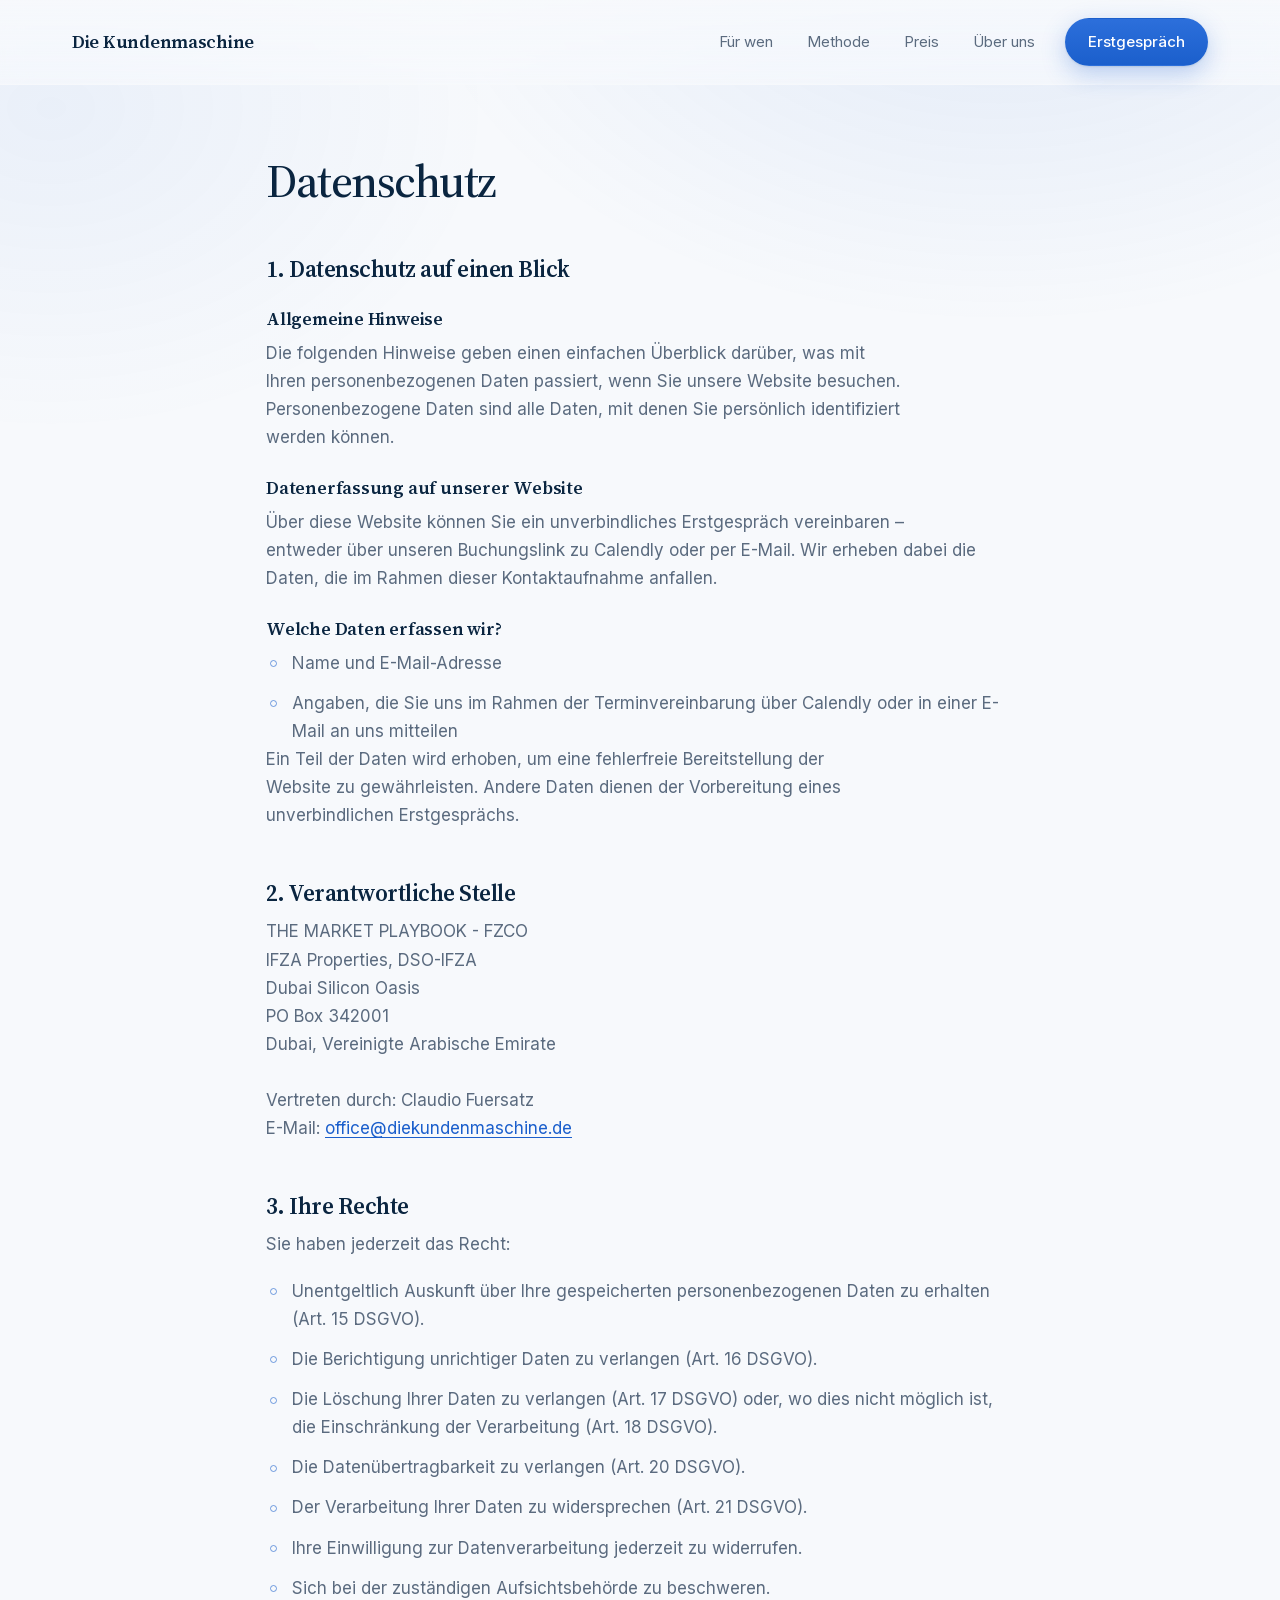
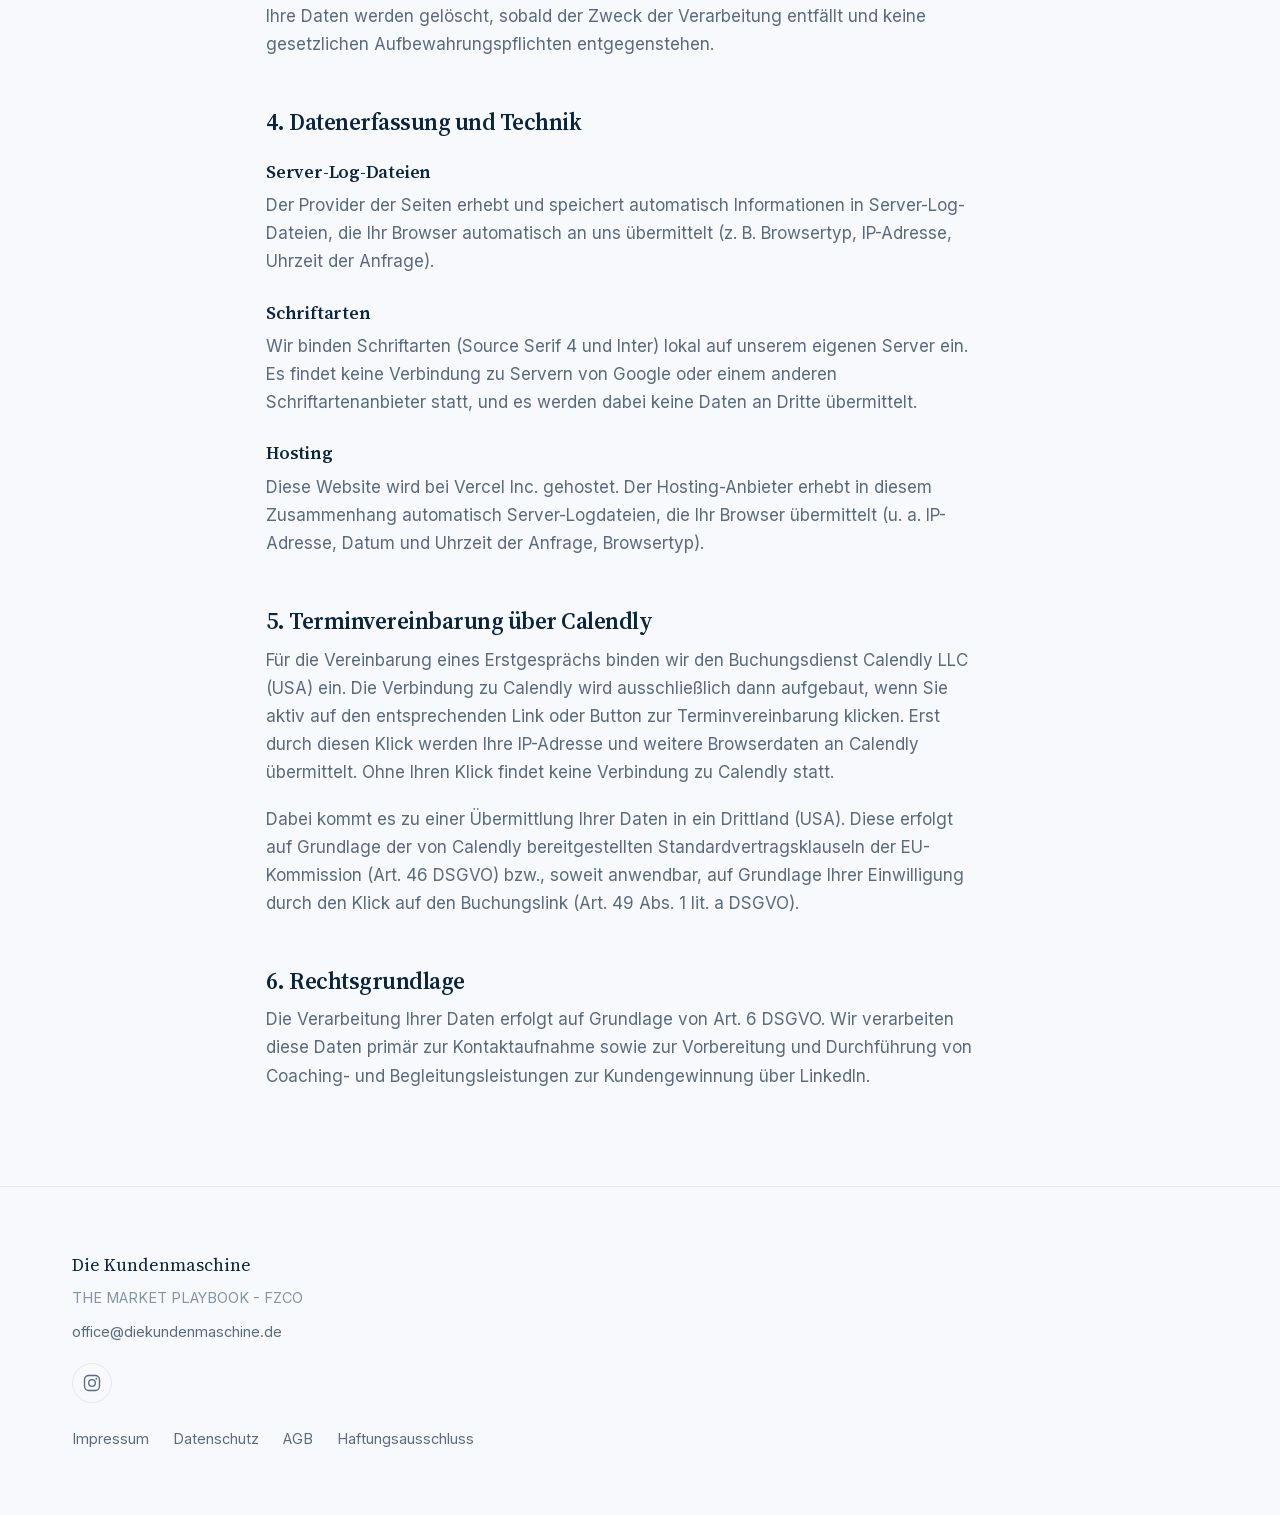
<file: datenschutz.html>
<!DOCTYPE html>
<html lang="de">
<head>
<meta charset="utf-8">
<meta name="viewport" content="width=device-width, initial-scale=1.0">
<title>Datenschutzerklärung | Die Kundenmaschine</title>
<meta name="description" content="Datenschutzerklärung von Die Kundenmaschine – wie THE MARKET PLAYBOOK - FZCO personenbezogene Daten verarbeitet.">
<link rel="icon" type="image/png" href="assets/img/favicon.png">
<link rel="apple-touch-icon" href="assets/img/apple-touch-icon.png">
<link rel="stylesheet" href="styles.css">
</head>
<body>

<header class="kopf">
  <div class="container kopf__inner">
    <a class="marke" href="/">Die Kundenmaschine</a>
    <nav class="nav">
      <a href="index.html#fuer-wen">Für wen</a>
      <a href="index.html#methode">Methode</a>
      <a href="index.html#preis">Preis</a>
      <a href="index.html#ueber-uns">Über uns</a>
      <a class="knopf knopf-primaer" href="index.html#kontakt">Erstgespräch</a>
    </nav>
  </div>
</header>

<main>
  <div class="container rechtstext">
    <h1>Datenschutz</h1>

    <h2>1. Datenschutz auf einen Blick</h2>
    <h3>Allgemeine Hinweise</h3>
    <p>
      Die folgenden Hinweise geben einen einfachen Überblick darüber, was mit Ihren personenbezogenen Daten passiert, wenn Sie unsere Website besuchen. Personenbezogene Daten sind alle Daten, mit denen Sie persönlich identifiziert werden können.
    </p>
    <h3>Datenerfassung auf unserer Website</h3>
    <p>
      Über diese Website können Sie ein unverbindliches Erstgespräch vereinbaren – entweder über unseren Buchungslink zu Calendly oder per E-Mail. Wir erheben dabei die Daten, die im Rahmen dieser Kontaktaufnahme anfallen.
    </p>
    <h3>Welche Daten erfassen wir?</h3>
    <ul class="liste">
      <li>Name und E-Mail-Adresse</li>
      <li>Angaben, die Sie uns im Rahmen der Terminvereinbarung über Calendly oder in einer E-Mail an uns mitteilen</li>
    </ul>
    <p>
      Ein Teil der Daten wird erhoben, um eine fehlerfreie Bereitstellung der Website zu gewährleisten. Andere Daten dienen der Vorbereitung eines unverbindlichen Erstgesprächs.
    </p>

    <h2>2. Verantwortliche Stelle</h2>
    <p>
      THE MARKET PLAYBOOK - FZCO<br>
      IFZA Properties, DSO-IFZA<br>
      Dubai Silicon Oasis<br>
      PO Box 342001<br>
      Dubai, Vereinigte Arabische Emirate<br><br>
      Vertreten durch: Claudio Fuersatz<br>
      E-Mail: <a href="mailto:office@diekundenmaschine.de">office@diekundenmaschine.de</a>
    </p>

    <h2>3. Ihre Rechte</h2>
    <p>Sie haben jederzeit das Recht:</p>
    <ul class="liste">
      <li>Unentgeltlich Auskunft über Ihre gespeicherten personenbezogenen Daten zu erhalten (Art. 15 DSGVO).</li>
      <li>Die Berichtigung unrichtiger Daten zu verlangen (Art. 16 DSGVO).</li>
      <li>Die Löschung Ihrer Daten zu verlangen (Art. 17 DSGVO) oder, wo dies nicht möglich ist, die Einschränkung der Verarbeitung (Art. 18 DSGVO).</li>
      <li>Die Datenübertragbarkeit zu verlangen (Art. 20 DSGVO).</li>
      <li>Der Verarbeitung Ihrer Daten zu widersprechen (Art. 21 DSGVO).</li>
      <li>Ihre Einwilligung zur Datenverarbeitung jederzeit zu widerrufen.</li>
      <li>Sich bei der zuständigen Aufsichtsbehörde zu beschweren.</li>
    </ul>
    <p>
      Ihre Daten werden gelöscht, sobald der Zweck der Verarbeitung entfällt und keine gesetzlichen Aufbewahrungspflichten entgegenstehen.
    </p>

    <h2>4. Datenerfassung und Technik</h2>
    <h3>Server-Log-Dateien</h3>
    <p>
      Der Provider der Seiten erhebt und speichert automatisch Informationen in Server-Log-Dateien, die Ihr Browser automatisch an uns übermittelt (z. B. Browsertyp, IP-Adresse, Uhrzeit der Anfrage).
    </p>
    <h3>Schriftarten</h3>
    <p>
      Wir binden Schriftarten (Source Serif 4 und Inter) lokal auf unserem eigenen Server ein. Es findet keine Verbindung zu Servern von Google oder einem anderen Schriftartenanbieter statt, und es werden dabei keine Daten an Dritte übermittelt.
    </p>
    <h3>Hosting</h3>
    <p>
      Diese Website wird bei Vercel Inc. gehostet. Der Hosting-Anbieter erhebt in diesem Zusammenhang automatisch Server-Logdateien, die Ihr Browser übermittelt (u. a. IP-Adresse, Datum und Uhrzeit der Anfrage, Browsertyp).
    </p>

    <h2>5. Terminvereinbarung über Calendly</h2>
    <p>
      Für die Vereinbarung eines Erstgesprächs binden wir den Buchungsdienst Calendly LLC (USA) ein. Die Verbindung zu Calendly wird ausschließlich dann aufgebaut, wenn Sie aktiv auf den entsprechenden Link oder Button zur Terminvereinbarung klicken. Erst durch diesen Klick werden Ihre IP-Adresse und weitere Browserdaten an Calendly übermittelt. Ohne Ihren Klick findet keine Verbindung zu Calendly statt.
    </p>
    <p>
      Dabei kommt es zu einer Übermittlung Ihrer Daten in ein Drittland (USA). Diese erfolgt auf Grundlage der von Calendly bereitgestellten Standardvertragsklauseln der EU-Kommission (Art. 46 DSGVO) bzw., soweit anwendbar, auf Grundlage Ihrer Einwilligung durch den Klick auf den Buchungslink (Art. 49 Abs. 1 lit. a DSGVO).
    </p>

    <h2>6. Rechtsgrundlage</h2>
    <p>
      Die Verarbeitung Ihrer Daten erfolgt auf Grundlage von Art. 6 DSGVO. Wir verarbeiten diese Daten primär zur Kontaktaufnahme sowie zur Vorbereitung und Durchführung von Coaching- und Begleitungsleistungen zur Kundengewinnung über LinkedIn.
    </p>
  </div>
</main>

<footer class="fuss">
  <div class="container">
    <p class="fuss__marke">Die Kundenmaschine</p>
    <p class="fuss__traeger">THE MARKET PLAYBOOK - FZCO</p>
    <p class="fuss__kontakt"><a href="mailto:office@diekundenmaschine.de">office@diekundenmaschine.de</a></p>
    <nav class="fuss__sozial" aria-label="Soziale Netzwerke">
      <a href="https://www.instagram.com/diekundenmaschine/" target="_blank" rel="noopener noreferrer" aria-label="Instagram">
        <svg viewBox="0 0 24 24" width="20" height="20" fill="none" stroke="currentColor" stroke-width="1.6" aria-hidden="true">
          <rect x="3" y="3" width="18" height="18" rx="5"/>
          <circle cx="12" cy="12" r="4"/>
          <circle cx="17.2" cy="6.8" r="1.1" fill="currentColor" stroke="none"/>
        </svg>
      </a>
    </nav>
    <nav class="fuss__links">
      <a href="impressum.html">Impressum</a>
      <a href="datenschutz.html">Datenschutz</a>
      <a href="agb.html">AGB</a>
      <a href="haftungsausschluss.html">Haftungsausschluss</a>
    </nav>
  </div>
</footer>

</body>
</html>
</file>
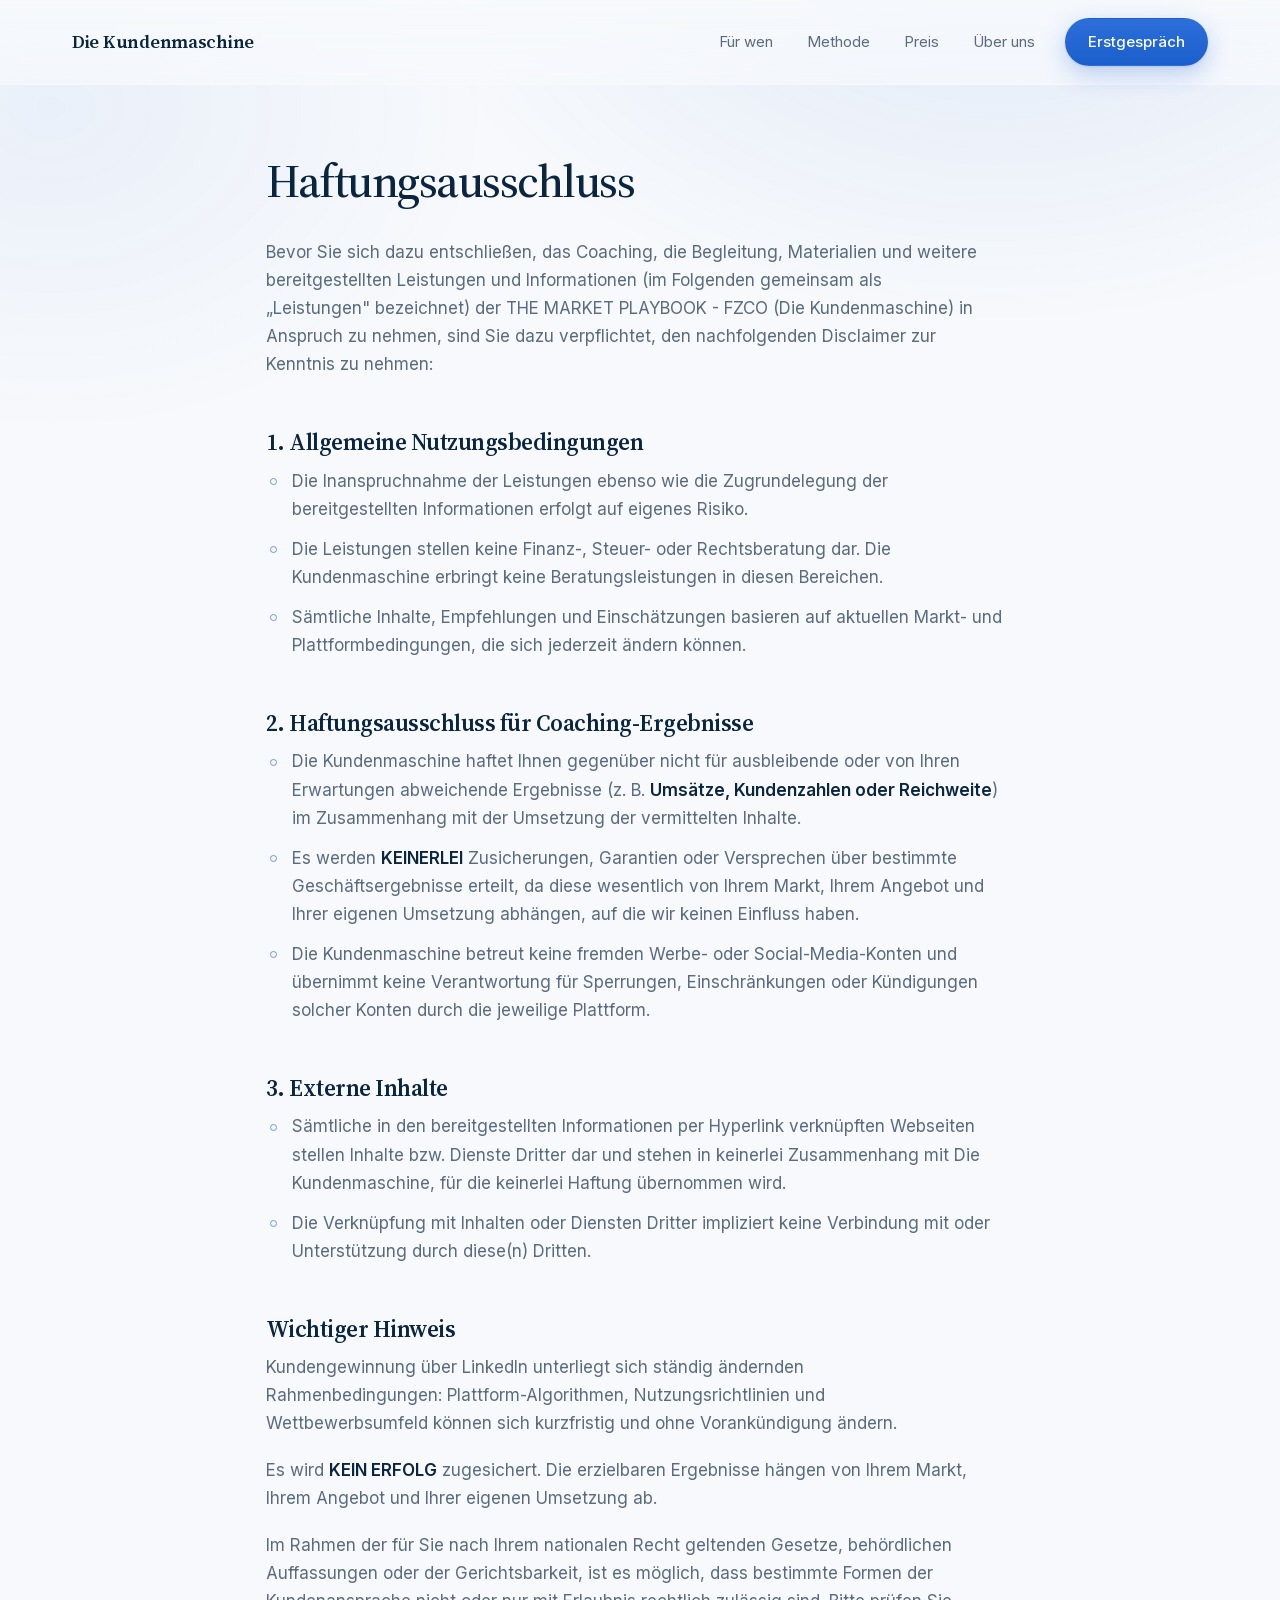
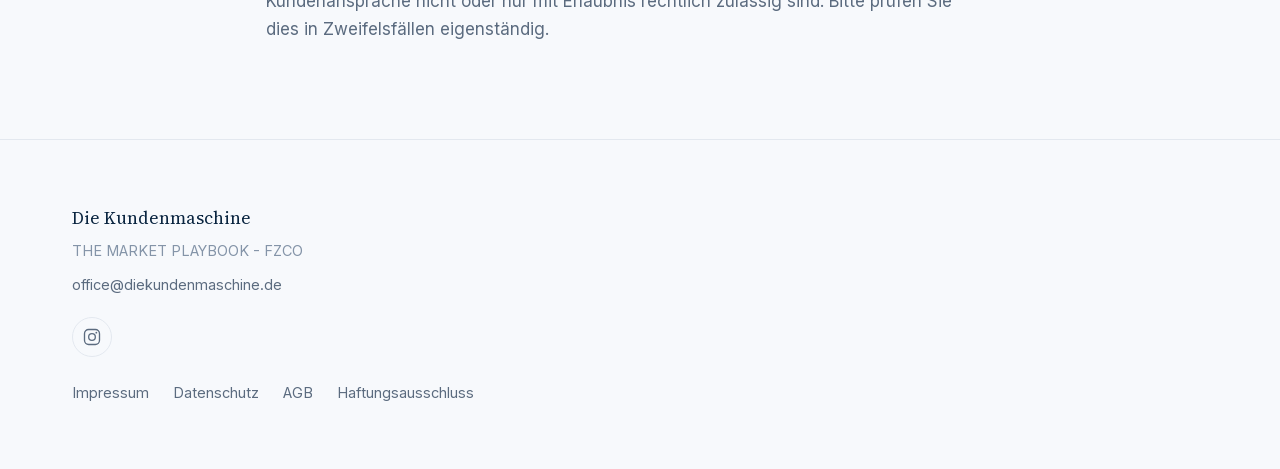
<file: haftungsausschluss.html>
<!DOCTYPE html>
<html lang="de">
<head>
<meta charset="utf-8">
<meta name="viewport" content="width=device-width, initial-scale=1.0">
<title>Haftungsausschluss | Die Kundenmaschine</title>
<meta name="description" content="Haftungsausschluss von Die Kundenmaschine – wichtige Hinweise zu den Coaching-Leistungen der THE MARKET PLAYBOOK - FZCO.">
<link rel="icon" type="image/png" href="assets/img/favicon.png">
<link rel="apple-touch-icon" href="assets/img/apple-touch-icon.png">
<link rel="stylesheet" href="styles.css">
</head>
<body>

<header class="kopf">
  <div class="container kopf__inner">
    <a class="marke" href="/">Die Kundenmaschine</a>
    <nav class="nav">
      <a href="index.html#fuer-wen">Für wen</a>
      <a href="index.html#methode">Methode</a>
      <a href="index.html#preis">Preis</a>
      <a href="index.html#ueber-uns">Über uns</a>
      <a class="knopf knopf-primaer" href="index.html#kontakt">Erstgespräch</a>
    </nav>
  </div>
</header>

<main>
  <div class="container rechtstext">
    <h1>Haftungsausschluss</h1>

    <p>
      Bevor Sie sich dazu entschließen, das Coaching, die Begleitung, Materialien und weitere bereitgestellten Leistungen und Informationen (im Folgenden gemeinsam als „Leistungen" bezeichnet) der THE MARKET PLAYBOOK - FZCO (Die Kundenmaschine) in Anspruch zu nehmen, sind Sie dazu verpflichtet, den nachfolgenden Disclaimer zur Kenntnis zu nehmen:
    </p>

    <h2>1. Allgemeine Nutzungsbedingungen</h2>
    <ul class="liste">
      <li>Die Inanspruchnahme der Leistungen ebenso wie die Zugrundelegung der bereitgestellten Informationen erfolgt auf eigenes Risiko.</li>
      <li>Die Leistungen stellen keine Finanz-, Steuer- oder Rechtsberatung dar. Die Kundenmaschine erbringt keine Beratungsleistungen in diesen Bereichen.</li>
      <li>Sämtliche Inhalte, Empfehlungen und Einschätzungen basieren auf aktuellen Markt- und Plattformbedingungen, die sich jederzeit ändern können.</li>
    </ul>

    <h2>2. Haftungsausschluss für Coaching-Ergebnisse</h2>
    <ul class="liste">
      <li>Die Kundenmaschine haftet Ihnen gegenüber nicht für ausbleibende oder von Ihren Erwartungen abweichende Ergebnisse (z. B. <strong>Umsätze, Kundenzahlen oder Reichweite</strong>) im Zusammenhang mit der Umsetzung der vermittelten Inhalte.</li>
      <li>Es werden <strong>KEINERLEI</strong> Zusicherungen, Garantien oder Versprechen über bestimmte Geschäftsergebnisse erteilt, da diese wesentlich von Ihrem Markt, Ihrem Angebot und Ihrer eigenen Umsetzung abhängen, auf die wir keinen Einfluss haben.</li>
      <li>Die Kundenmaschine betreut keine fremden Werbe- oder Social-Media-Konten und übernimmt keine Verantwortung für Sperrungen, Einschränkungen oder Kündigungen solcher Konten durch die jeweilige Plattform.</li>
    </ul>

    <h2>3. Externe Inhalte</h2>
    <ul class="liste">
      <li>Sämtliche in den bereitgestellten Informationen per Hyperlink verknüpften Webseiten stellen Inhalte bzw. Dienste Dritter dar und stehen in keinerlei Zusammenhang mit Die Kundenmaschine, für die keinerlei Haftung übernommen wird.</li>
      <li>Die Verknüpfung mit Inhalten oder Diensten Dritter impliziert keine Verbindung mit oder Unterstützung durch diese(n) Dritten.</li>
    </ul>

    <h2>Wichtiger Hinweis</h2>
    <p>
      Kundengewinnung über LinkedIn unterliegt sich ständig ändernden Rahmenbedingungen: Plattform-Algorithmen, Nutzungsrichtlinien und Wettbewerbsumfeld können sich kurzfristig und ohne Vorankündigung ändern.
    </p>
    <p>
      Es wird <strong>KEIN ERFOLG</strong> zugesichert. Die erzielbaren Ergebnisse hängen von Ihrem Markt, Ihrem Angebot und Ihrer eigenen Umsetzung ab.
    </p>
    <p>
      Im Rahmen der für Sie nach Ihrem nationalen Recht geltenden Gesetze, behördlichen Auffassungen oder der Gerichtsbarkeit, ist es möglich, dass bestimmte Formen der Kundenansprache nicht oder nur mit Erlaubnis rechtlich zulässig sind. Bitte prüfen Sie dies in Zweifelsfällen eigenständig.
    </p>
  </div>
</main>

<footer class="fuss">
  <div class="container">
    <p class="fuss__marke">Die Kundenmaschine</p>
    <p class="fuss__traeger">THE MARKET PLAYBOOK - FZCO</p>
    <p class="fuss__kontakt"><a href="mailto:office@diekundenmaschine.de">office@diekundenmaschine.de</a></p>
    <nav class="fuss__sozial" aria-label="Soziale Netzwerke">
      <a href="https://www.instagram.com/diekundenmaschine/" target="_blank" rel="noopener noreferrer" aria-label="Instagram">
        <svg viewBox="0 0 24 24" width="20" height="20" fill="none" stroke="currentColor" stroke-width="1.6" aria-hidden="true">
          <rect x="3" y="3" width="18" height="18" rx="5"/>
          <circle cx="12" cy="12" r="4"/>
          <circle cx="17.2" cy="6.8" r="1.1" fill="currentColor" stroke="none"/>
        </svg>
      </a>
    </nav>
    <nav class="fuss__links">
      <a href="impressum.html">Impressum</a>
      <a href="datenschutz.html">Datenschutz</a>
      <a href="agb.html">AGB</a>
      <a href="haftungsausschluss.html">Haftungsausschluss</a>
    </nav>
  </div>
</footer>

</body>
</html>
</file>
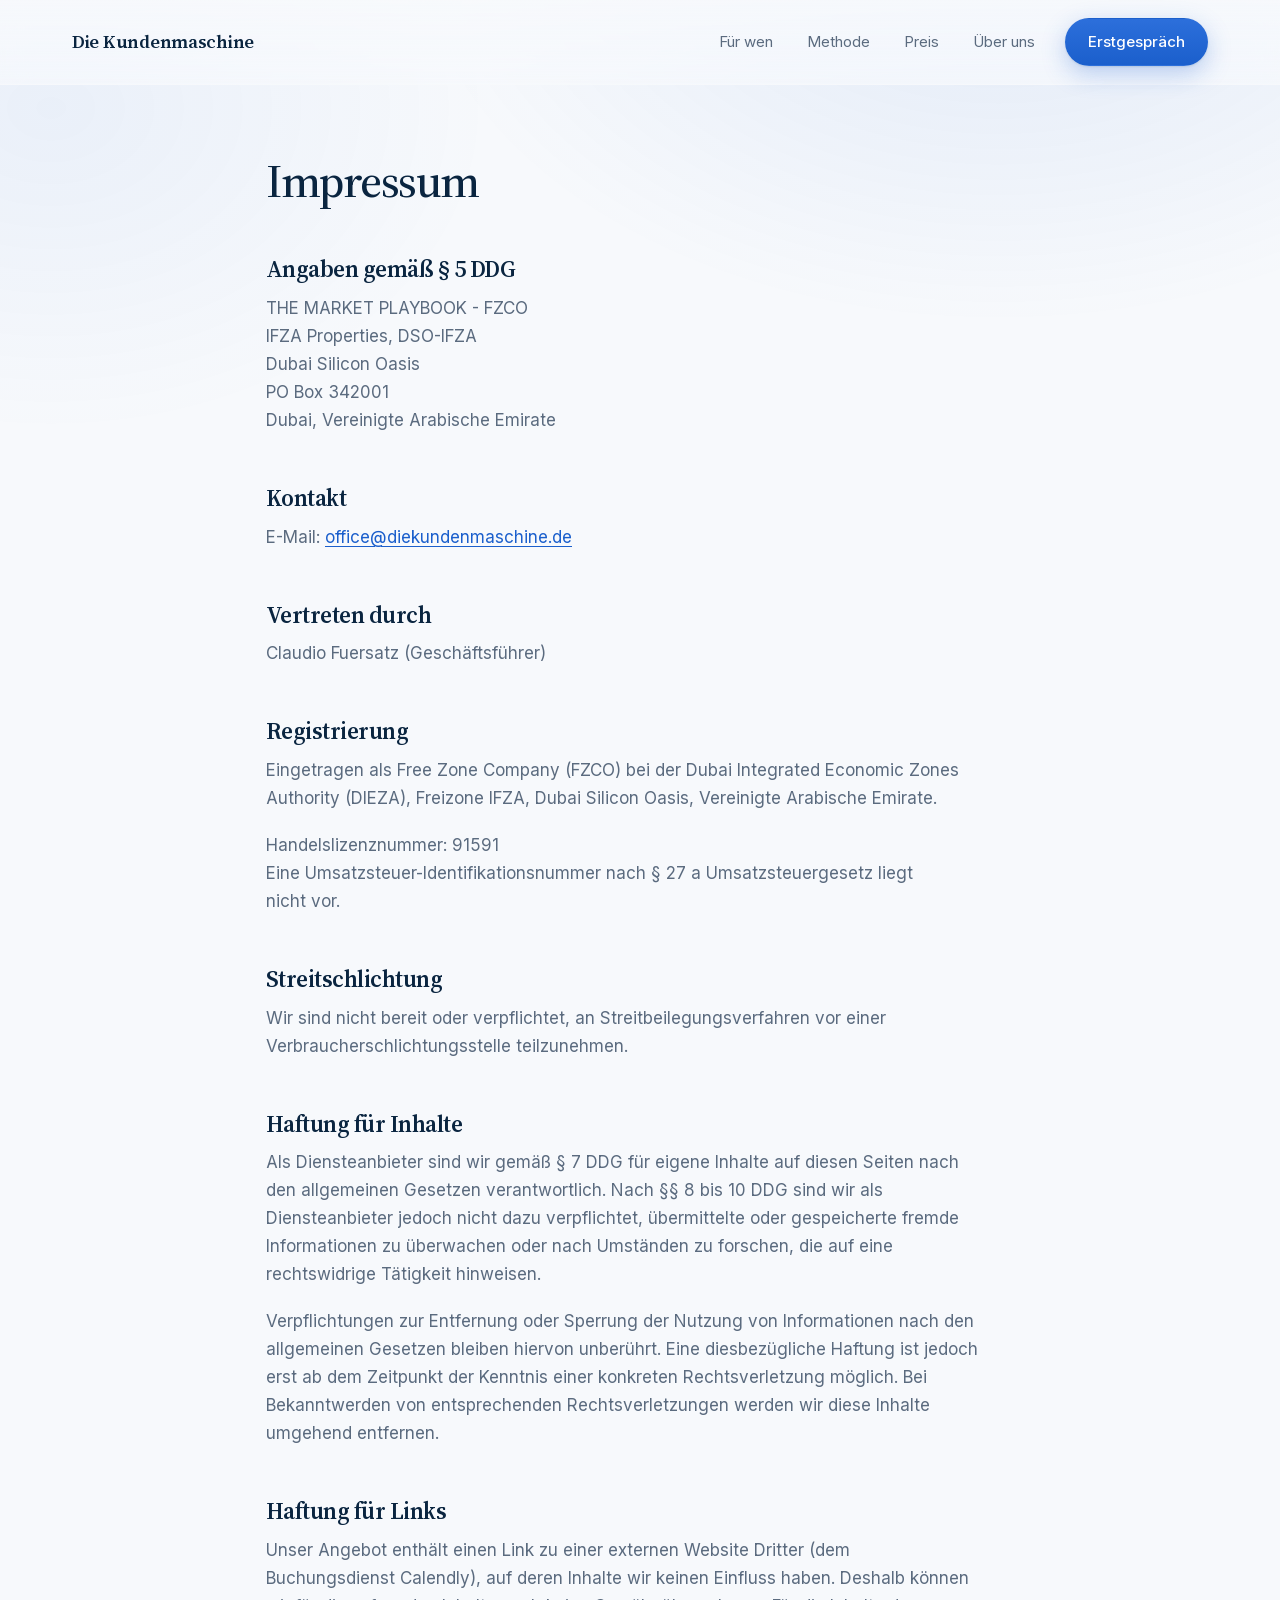
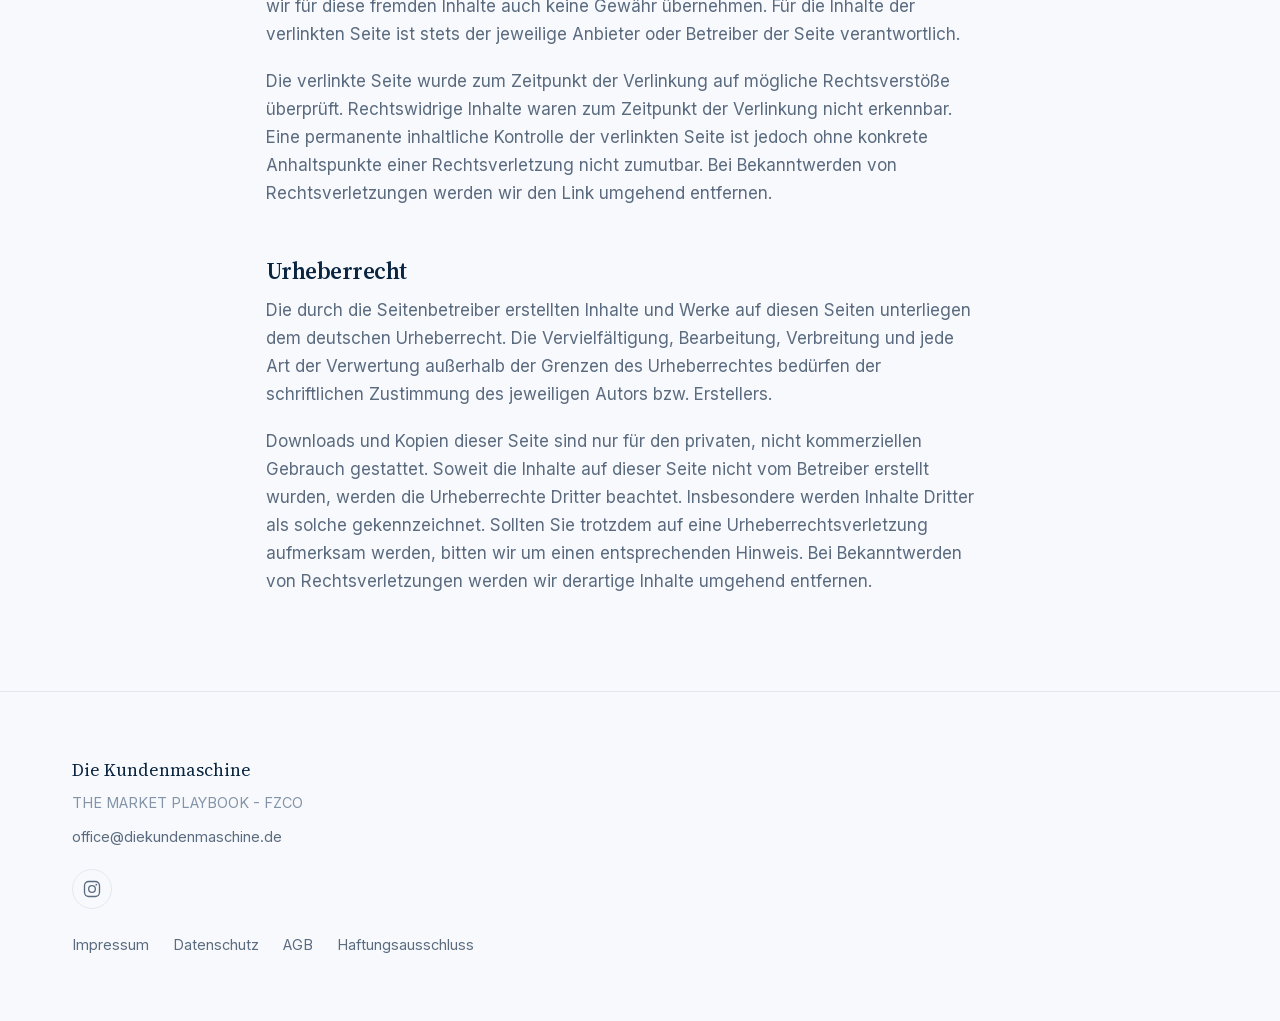
<file: impressum.html>
<!DOCTYPE html>
<html lang="de">
<head>
<meta charset="utf-8">
<meta name="viewport" content="width=device-width, initial-scale=1.0">
<title>Impressum | Die Kundenmaschine</title>
<meta name="description" content="Impressum von Die Kundenmaschine – Angaben zum Rechtsträger THE MARKET PLAYBOOK - FZCO gemäß § 5 DDG.">
<link rel="icon" type="image/png" href="assets/img/favicon.png">
<link rel="apple-touch-icon" href="assets/img/apple-touch-icon.png">
<link rel="stylesheet" href="styles.css">
</head>
<body>

<header class="kopf">
  <div class="container kopf__inner">
    <a class="marke" href="/">Die Kundenmaschine</a>
    <nav class="nav">
      <a href="index.html#fuer-wen">Für wen</a>
      <a href="index.html#methode">Methode</a>
      <a href="index.html#preis">Preis</a>
      <a href="index.html#ueber-uns">Über uns</a>
      <a class="knopf knopf-primaer" href="index.html#kontakt">Erstgespräch</a>
    </nav>
  </div>
</header>

<main>
  <div class="container rechtstext">
    <h1>Impressum</h1>

    <h2>Angaben gemäß § 5 DDG</h2>
    <p>
      THE MARKET PLAYBOOK - FZCO<br>
      IFZA Properties, DSO-IFZA<br>
      Dubai Silicon Oasis<br>
      PO Box 342001<br>
      Dubai, Vereinigte Arabische Emirate
    </p>

    <h2>Kontakt</h2>
    <p>
      E-Mail: <a href="mailto:office@diekundenmaschine.de">office@diekundenmaschine.de</a>
    </p>

    <h2>Vertreten durch</h2>
    <p>Claudio Fuersatz (Geschäftsführer)</p>

    <h2>Registrierung</h2>
    <p>
      Eingetragen als Free Zone Company (FZCO) bei der Dubai Integrated Economic Zones Authority (DIEZA), Freizone IFZA, Dubai Silicon Oasis, Vereinigte Arabische Emirate.
    </p>
    <p>
      Handelslizenznummer: 91591<br>
      Eine Umsatzsteuer-Identifikationsnummer nach § 27 a Umsatzsteuergesetz liegt nicht vor.
    </p>

    <h2>Streitschlichtung</h2>
    <p>
      Wir sind nicht bereit oder verpflichtet, an Streitbeilegungsverfahren vor einer Verbraucherschlichtungsstelle teilzunehmen.
    </p>

    <h2>Haftung für Inhalte</h2>
    <p>
      Als Diensteanbieter sind wir gemäß § 7 DDG für eigene Inhalte auf diesen Seiten nach den allgemeinen Gesetzen verantwortlich. Nach §§ 8 bis 10 DDG sind wir als Diensteanbieter jedoch nicht dazu verpflichtet, übermittelte oder gespeicherte fremde Informationen zu überwachen oder nach Umständen zu forschen, die auf eine rechtswidrige Tätigkeit hinweisen.
    </p>
    <p>
      Verpflichtungen zur Entfernung oder Sperrung der Nutzung von Informationen nach den allgemeinen Gesetzen bleiben hiervon unberührt. Eine diesbezügliche Haftung ist jedoch erst ab dem Zeitpunkt der Kenntnis einer konkreten Rechtsverletzung möglich. Bei Bekanntwerden von entsprechenden Rechtsverletzungen werden wir diese Inhalte umgehend entfernen.
    </p>

    <h2>Haftung für Links</h2>
    <p>
      Unser Angebot enthält einen Link zu einer externen Website Dritter (dem Buchungsdienst Calendly), auf deren Inhalte wir keinen Einfluss haben. Deshalb können wir für diese fremden Inhalte auch keine Gewähr übernehmen. Für die Inhalte der verlinkten Seite ist stets der jeweilige Anbieter oder Betreiber der Seite verantwortlich.
    </p>
    <p>
      Die verlinkte Seite wurde zum Zeitpunkt der Verlinkung auf mögliche Rechtsverstöße überprüft. Rechtswidrige Inhalte waren zum Zeitpunkt der Verlinkung nicht erkennbar. Eine permanente inhaltliche Kontrolle der verlinkten Seite ist jedoch ohne konkrete Anhaltspunkte einer Rechtsverletzung nicht zumutbar. Bei Bekanntwerden von Rechtsverletzungen werden wir den Link umgehend entfernen.
    </p>

    <h2>Urheberrecht</h2>
    <p>
      Die durch die Seitenbetreiber erstellten Inhalte und Werke auf diesen Seiten unterliegen dem deutschen Urheberrecht. Die Vervielfältigung, Bearbeitung, Verbreitung und jede Art der Verwertung außerhalb der Grenzen des Urheberrechtes bedürfen der schriftlichen Zustimmung des jeweiligen Autors bzw. Erstellers.
    </p>
    <p>
      Downloads und Kopien dieser Seite sind nur für den privaten, nicht kommerziellen Gebrauch gestattet. Soweit die Inhalte auf dieser Seite nicht vom Betreiber erstellt wurden, werden die Urheberrechte Dritter beachtet. Insbesondere werden Inhalte Dritter als solche gekennzeichnet. Sollten Sie trotzdem auf eine Urheberrechtsverletzung aufmerksam werden, bitten wir um einen entsprechenden Hinweis. Bei Bekanntwerden von Rechtsverletzungen werden wir derartige Inhalte umgehend entfernen.
    </p>
  </div>
</main>

<footer class="fuss">
  <div class="container">
    <p class="fuss__marke">Die Kundenmaschine</p>
    <p class="fuss__traeger">THE MARKET PLAYBOOK - FZCO</p>
    <p class="fuss__kontakt"><a href="mailto:office@diekundenmaschine.de">office@diekundenmaschine.de</a></p>
    <nav class="fuss__sozial" aria-label="Soziale Netzwerke">
      <a href="https://www.instagram.com/diekundenmaschine/" target="_blank" rel="noopener noreferrer" aria-label="Instagram">
        <svg viewBox="0 0 24 24" width="20" height="20" fill="none" stroke="currentColor" stroke-width="1.6" aria-hidden="true">
          <rect x="3" y="3" width="18" height="18" rx="5"/>
          <circle cx="12" cy="12" r="4"/>
          <circle cx="17.2" cy="6.8" r="1.1" fill="currentColor" stroke="none"/>
        </svg>
      </a>
    </nav>
    <nav class="fuss__links">
      <a href="impressum.html">Impressum</a>
      <a href="datenschutz.html">Datenschutz</a>
      <a href="agb.html">AGB</a>
      <a href="haftungsausschluss.html">Haftungsausschluss</a>
    </nav>
  </div>
</footer>

</body>
</html>
</file>
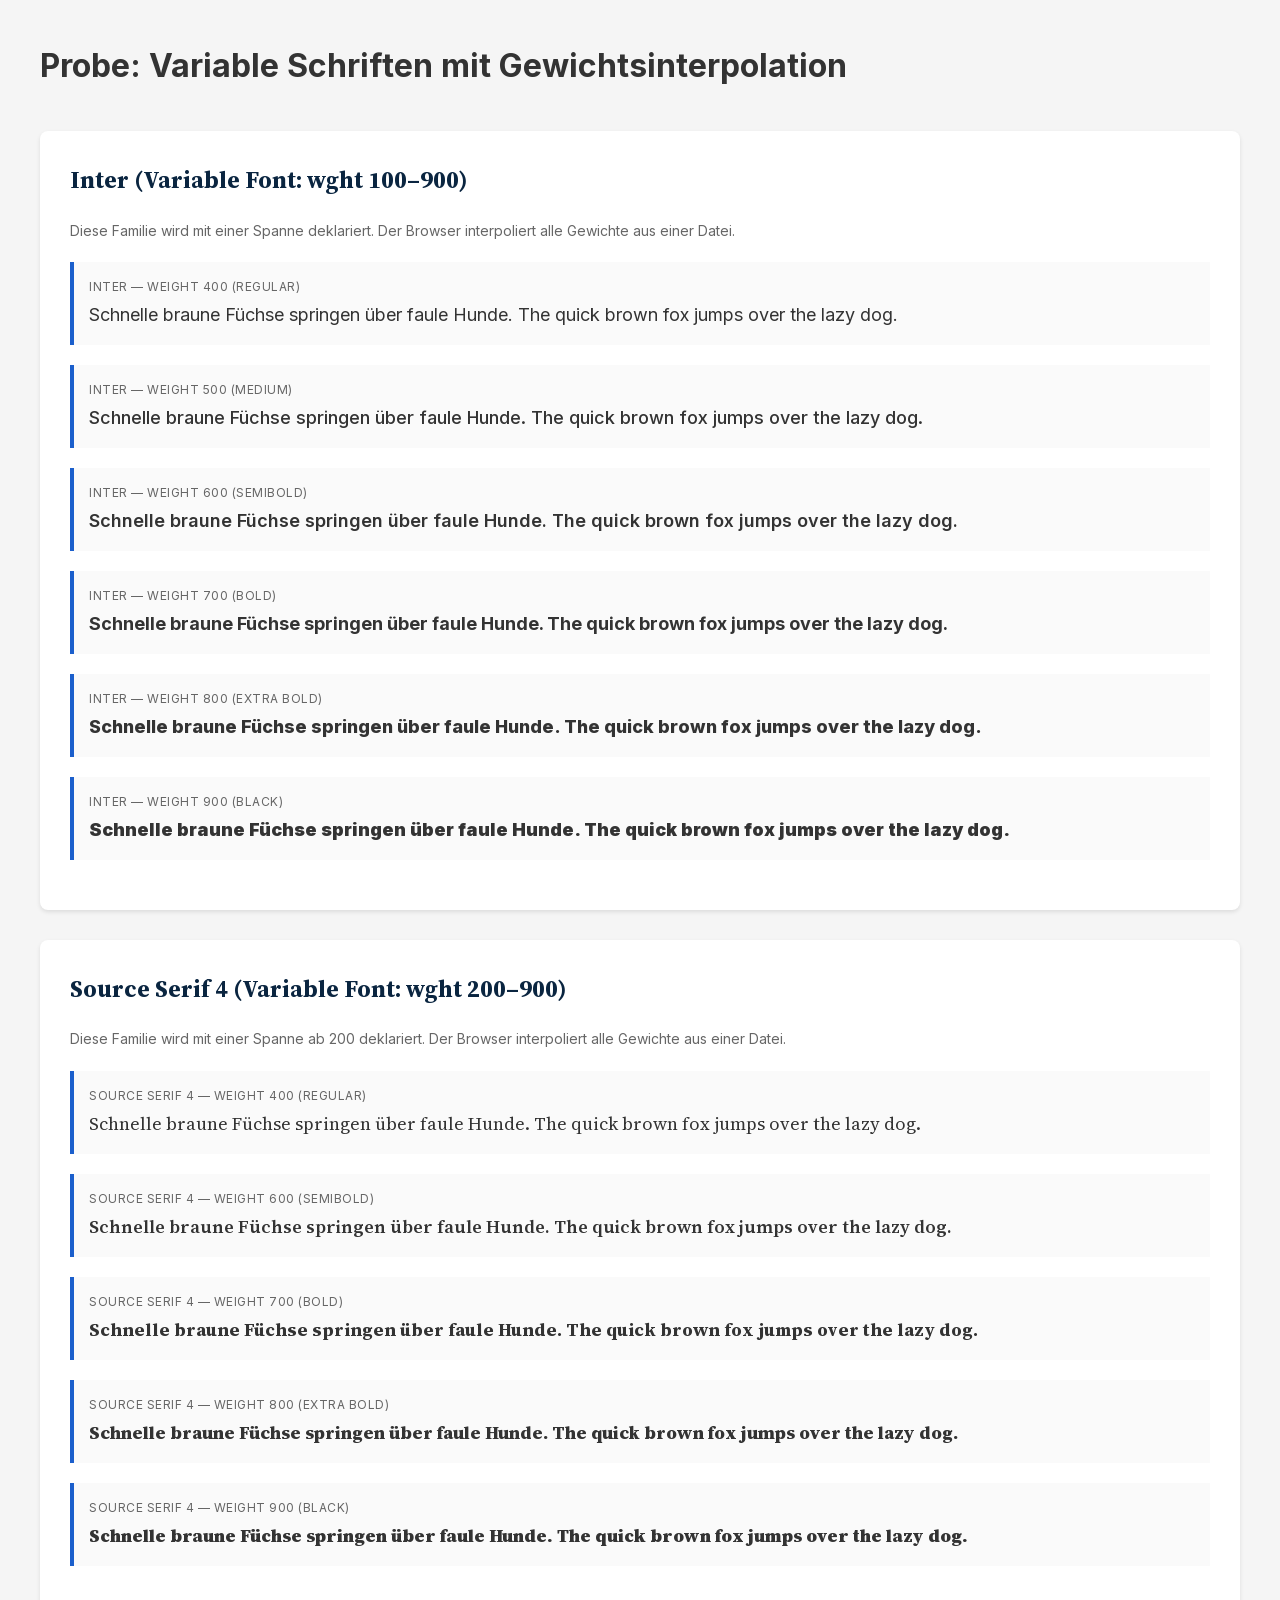
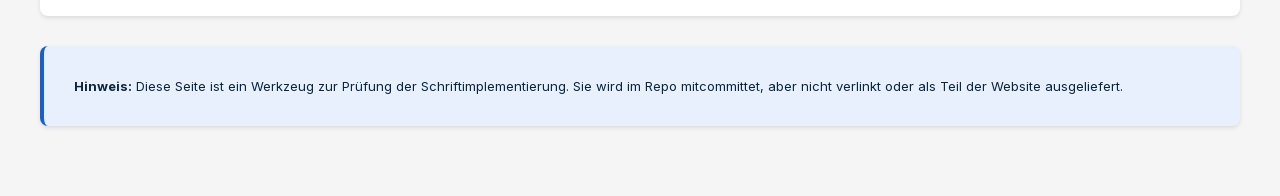
<file: assets/fonts/probe.html>
<!DOCTYPE html>
<html lang="de">
<head>
  <meta charset="UTF-8">
  <meta name="viewport" content="width=device-width, initial-scale=1.0">
  <title>Schrift-Probe — Variable Fonts</title>
  <link rel="stylesheet" href="fonts.css">
  <style>
    * {
      margin: 0;
      padding: 0;
      box-sizing: border-box;
    }
    body {
      font-family: 'Inter', sans-serif;
      background: #f5f5f5;
      padding: 40px;
      line-height: 1.6;
    }
    h1 {
      font-size: 32px;
      margin-bottom: 40px;
      color: #333;
    }
    .section {
      background: white;
      padding: 30px;
      margin-bottom: 30px;
      border-radius: 8px;
      box-shadow: 0 2px 4px rgba(0,0,0,0.1);
    }
    .section h2 {
      font-family: 'Source Serif 4', serif;
      font-size: 24px;
      margin-bottom: 20px;
      color: #0A2540;
    }
    .sample {
      margin-bottom: 20px;
      padding: 15px;
      background: #fafafa;
      border-left: 4px solid #1B5FCC;
    }
    .sample-label {
      font-family: 'Inter', sans-serif;
      font-size: 12px;
      color: #666;
      margin-bottom: 5px;
      text-transform: uppercase;
      letter-spacing: 0.5px;
    }
    .sample-text {
      font-size: 18px;
      color: #333;
    }
    .inter-weight-400 { font-family: 'Inter', sans-serif; font-weight: 400; }
    .inter-weight-500 { font-family: 'Inter', sans-serif; font-weight: 500; }
    .inter-weight-600 { font-family: 'Inter', sans-serif; font-weight: 600; }
    .inter-weight-700 { font-family: 'Inter', sans-serif; font-weight: 700; }
    .inter-weight-800 { font-family: 'Inter', sans-serif; font-weight: 800; }
    .inter-weight-900 { font-family: 'Inter', sans-serif; font-weight: 900; }

    .sourceserif-weight-400 { font-family: 'Source Serif 4', serif; font-weight: 400; }
    .sourceserif-weight-600 { font-family: 'Source Serif 4', serif; font-weight: 600; }
    .sourceserif-weight-700 { font-family: 'Source Serif 4', serif; font-weight: 700; }
    .sourceserif-weight-800 { font-family: 'Source Serif 4', serif; font-weight: 800; }
    .sourceserif-weight-900 { font-family: 'Source Serif 4', serif; font-weight: 900; }
  </style>
</head>
<body>
  <h1>Probe: Variable Schriften mit Gewichtsinterpolation</h1>

  <div class="section">
    <h2>Inter (Variable Font: wght 100–900)</h2>
    <p style="margin-bottom: 20px; color: #666; font-size: 14px;">
      Diese Familie wird mit einer Spanne deklariert. Der Browser interpoliert alle Gewichte aus einer Datei.
    </p>

    <div class="sample">
      <div class="sample-label">Inter — Weight 400 (Regular)</div>
      <div class="sample-text inter-weight-400">
        Schnelle braune Füchse springen über faule Hunde. The quick brown fox jumps over the lazy dog.
      </div>
    </div>

    <div class="sample">
      <div class="sample-label">Inter — Weight 500 (Medium)</div>
      <div class="sample-text inter-weight-500">
        Schnelle braune Füchse springen über faule Hunde. The quick brown fox jumps over the lazy dog.
      </div>
    </div>

    <div class="sample">
      <div class="sample-label">Inter — Weight 600 (Semibold)</div>
      <div class="sample-text inter-weight-600">
        Schnelle braune Füchse springen über faule Hunde. The quick brown fox jumps over the lazy dog.
      </div>
    </div>

    <div class="sample">
      <div class="sample-label">Inter — Weight 700 (Bold)</div>
      <div class="sample-text inter-weight-700">
        Schnelle braune Füchse springen über faule Hunde. The quick brown fox jumps over the lazy dog.
      </div>
    </div>

    <div class="sample">
      <div class="sample-label">Inter — Weight 800 (Extra Bold)</div>
      <div class="sample-text inter-weight-800">
        Schnelle braune Füchse springen über faule Hunde. The quick brown fox jumps over the lazy dog.
      </div>
    </div>

    <div class="sample">
      <div class="sample-label">Inter — Weight 900 (Black)</div>
      <div class="sample-text inter-weight-900">
        Schnelle braune Füchse springen über faule Hunde. The quick brown fox jumps over the lazy dog.
      </div>
    </div>
  </div>

  <div class="section">
    <h2>Source Serif 4 (Variable Font: wght 200–900)</h2>
    <p style="margin-bottom: 20px; color: #666; font-size: 14px;">
      Diese Familie wird mit einer Spanne ab 200 deklariert. Der Browser interpoliert alle Gewichte aus einer Datei.
    </p>

    <div class="sample">
      <div class="sample-label">Source Serif 4 — Weight 400 (Regular)</div>
      <div class="sample-text sourceserif-weight-400">
        Schnelle braune Füchse springen über faule Hunde. The quick brown fox jumps over the lazy dog.
      </div>
    </div>

    <div class="sample">
      <div class="sample-label">Source Serif 4 — Weight 600 (Semibold)</div>
      <div class="sample-text sourceserif-weight-600">
        Schnelle braune Füchse springen über faule Hunde. The quick brown fox jumps over the lazy dog.
      </div>
    </div>

    <div class="sample">
      <div class="sample-label">Source Serif 4 — Weight 700 (Bold)</div>
      <div class="sample-text sourceserif-weight-700">
        Schnelle braune Füchse springen über faule Hunde. The quick brown fox jumps over the lazy dog.
      </div>
    </div>

    <div class="sample">
      <div class="sample-label">Source Serif 4 — Weight 800 (Extra Bold)</div>
      <div class="sample-text sourceserif-weight-800">
        Schnelle braune Füchse springen über faule Hunde. The quick brown fox jumps over the lazy dog.
      </div>
    </div>

    <div class="sample">
      <div class="sample-label">Source Serif 4 — Weight 900 (Black)</div>
      <div class="sample-text sourceserif-weight-900">
        Schnelle braune Füchse springen über faule Hunde. The quick brown fox jumps over the lazy dog.
      </div>
    </div>
  </div>

  <div class="section" style="background: #E8F0FE; border-left: 4px solid #1B5FCC;">
    <p style="font-size: 13px; color: #0A2540;">
      <strong>Hinweis:</strong> Diese Seite ist ein Werkzeug zur Prüfung der Schriftimplementierung. Sie wird im Repo mitcommittet, aber nicht verlinkt oder als Teil der Website ausgeliefert.
    </p>
  </div>
</body>
</html>
</file>
<file: styles.css>
@import url("./assets/fonts/fonts.css");

/* ============================================================
   Growth Lab Blueprint — Designsystem
   Siehe DESIGN.md. Tokens zuerst, dann Grundlagen, dann Bausteine,
   dann Abschnitte, zuletzt Bewegung.
   ============================================================ */

:root {
  --bg: #F7F9FC;
  --flaeche: #FFFFFF;
  --rand: #E3E8EF;
  --text: #0A2540;
  --text-leise: #5B6B7F;
  --primaer: #1B5FCC;
  --akzent: #E8F0FE;

  /* Abgeleitete Töne für Tiefe. Nicht neu erfunden, sondern
     Abstufungen der sieben Grundfarben. */
  --primaer-dunkel: #164FA8;
  --rand-zart: #EDF1F7;
  --text-sehr-leise: #8494A8;

  --breite: 1200px;
  --breite-schmal: 68ch;
  --abstand-abschnitt: 140px;
  --radius: 12px;
  --radius-gross: 20px;
  --radius-pill: 999px;

  --schatten-zart: 0 1px 2px rgba(10, 37, 64, 0.04),
                   0 4px 16px rgba(10, 37, 64, 0.04);
  --schatten-mittel: 0 2px 4px rgba(10, 37, 64, 0.04),
                     0 12px 32px rgba(10, 37, 64, 0.07);
  --schatten-tief: 0 4px 8px rgba(10, 37, 64, 0.05),
                   0 24px 56px rgba(10, 37, 64, 0.10);

  --zeit: 0.4s;
  --kurve: cubic-bezier(0.22, 1, 0.36, 1);
}

*, *::before, *::after { box-sizing: border-box; }

html { scroll-behavior: smooth; }

body {
  margin: 0;
  background: var(--bg);
  color: var(--text);
  font-family: "Inter", system-ui, sans-serif;
  font-size: 17px;
  line-height: 1.65;
  -webkit-font-smoothing: antialiased;
  text-rendering: optimizeLegibility;
  overflow-x: hidden;
}

/* Ruhiger Lichtschein im Hintergrund. Ersetzt die frühere leere
   Fläche durch Tiefe, ohne vom Text abzulenken. */
body::before {
  content: "";
  position: fixed;
  inset: 0;
  z-index: -1;
  pointer-events: none;
  background:
    radial-gradient(60rem 40rem at 78% -8%, rgba(27, 95, 204, 0.10), transparent 62%),
    radial-gradient(46rem 34rem at 4% 12%, rgba(27, 95, 204, 0.06), transparent 60%);
}

h1, h2, h3 {
  font-family: "Source Serif 4", Georgia, serif;
  font-weight: 600;
  line-height: 1.12;
  letter-spacing: -0.022em;
  margin: 0 0 0.5em;
  text-wrap: balance;
}

h1 {
  font-size: clamp(2.6rem, 5vw, 4.1rem);
  line-height: 1.04;
  letter-spacing: -0.032em;
  font-weight: 500;
}

h2 { font-size: clamp(1.9rem, 3.4vw, 2.85rem); }
h3 { font-size: 1.3rem; letter-spacing: -0.012em; }

p { margin: 0 0 1.1em; max-width: 65ch; text-wrap: pretty; }
p:last-child { margin-bottom: 0; }

a { color: var(--primaer); text-underline-offset: 3px; }

strong { font-weight: 600; color: var(--text); }

::selection { background: var(--akzent); color: var(--text); }

:focus-visible {
  outline: 2px solid var(--primaer);
  outline-offset: 3px;
  border-radius: 4px;
}

/* ---------- Bausteine ---------- */

.container {
  width: 100%;
  max-width: var(--breite);
  margin: 0 auto;
  padding: 0 32px;
}

.abschnitt {
  padding: var(--abstand-abschnitt) 0;
  position: relative;
}

/* Haarlinie zwischen den Abschnitten, die zu den Rändern hin ausläuft.
   Gliedert, ohne wie ein Kasten zu wirken. */
.abschnitt + .abschnitt::before {
  content: "";
  position: absolute;
  top: 0;
  left: 50%;
  transform: translateX(-50%);
  width: min(var(--breite), calc(100% - 64px));
  height: 1px;
  background: linear-gradient(90deg, transparent, var(--rand) 18%, var(--rand) 82%, transparent);
}

.abschnitt--akzent {
  background: linear-gradient(180deg, var(--akzent), #F1F6FE);
  border-block: 1px solid var(--rand-zart);
}

/* Dunkler Kontrapunkt. Bricht die durchgehend helle Fläche auf und gibt
   der Seite Rhythmus — bewusst genau einmal eingesetzt. */
.abschnitt--dunkel {
  /* Die Bürofassade liegt unter den Verläufen. Sie gibt dem dunklen Band
     Textur, ohne mit dem Text zu konkurrieren — deshalb stark abgedunkelt. */
  background:
    radial-gradient(52rem 30rem at 82% 0%, rgba(27, 95, 204, 0.34), transparent 66%),
    linear-gradient(180deg, rgba(12, 42, 74, 0.94), rgba(10, 37, 64, 0.9) 62%, rgba(8, 29, 52, 0.96)),
    url("./assets/img/ausgangslage.jpg") center / cover no-repeat,
    var(--text);
  color: #C7D5E6;
  overflow: hidden;
}

.abschnitt--dunkel h2 { color: #FFFFFF; }
.abschnitt--dunkel p { color: #B3C4D9; }
.abschnitt--dunkel .label { color: #7FAEF5; }
.abschnitt--dunkel .label::before { background: #7FAEF5; }

/* Feines Punktraster als Textur — nur im dunklen Abschnitt sichtbar. */
.abschnitt--dunkel::after {
  content: "";
  position: absolute;
  inset: 0;
  pointer-events: none;
  background-image: radial-gradient(rgba(255, 255, 255, 0.10) 1px, transparent 1px);
  background-size: 26px 26px;
  mask-image: radial-gradient(60% 60% at 50% 40%, #000, transparent 78%);
  -webkit-mask-image: radial-gradient(60% 60% at 50% 40%, #000, transparent 78%);
  opacity: 0.6;
}

.abschnitt--akzent + .abschnitt::before,
.abschnitt--akzent::before,
.abschnitt--dunkel + .abschnitt::before,
.abschnitt--dunkel::before { display: none; }

/* Versal-Label mit vorangestellter Linie — die Wegmarke der Seite. */
.label {
  display: flex;
  align-items: center;
  gap: 12px;
  font-size: 11.5px;
  font-weight: 600;
  letter-spacing: 0.16em;
  text-transform: uppercase;
  color: var(--primaer);
  margin-bottom: 20px;
}

.label::before {
  content: "";
  width: 28px;
  height: 1px;
  background: var(--primaer);
  flex: none;
  opacity: 0.55;
}

.knopf {
  display: inline-flex;
  align-items: center;
  gap: 10px;
  padding: 14px 26px;
  border-radius: var(--radius-pill);
  border: 1px solid var(--rand);
  background: var(--flaeche);
  color: var(--text);
  text-decoration: none;
  font-weight: 500;
  font-size: 15.5px;
  box-shadow: var(--schatten-zart);
  transition: transform var(--zeit) var(--kurve),
              box-shadow var(--zeit) var(--kurve),
              border-color var(--zeit) var(--kurve),
              background var(--zeit) var(--kurve);
}

.knopf:hover {
  border-color: var(--primaer);
  transform: translateY(-2px);
  box-shadow: var(--schatten-mittel);
}

.knopf-primaer {
  background: linear-gradient(180deg, #2C6FDB, var(--primaer));
  border-color: transparent;
  color: #fff;
  box-shadow: 0 1px 2px rgba(10, 37, 64, 0.10),
              0 8px 24px rgba(27, 95, 204, 0.28);
}

.knopf-primaer:hover {
  background: linear-gradient(180deg, var(--primaer), var(--primaer-dunkel));
  border-color: transparent;
  box-shadow: 0 2px 4px rgba(10, 37, 64, 0.12),
              0 16px 40px rgba(27, 95, 204, 0.34);
}

.karte {
  position: relative;
  background: var(--flaeche);
  border: 1px solid var(--rand);
  border-radius: var(--radius-gross);
  padding: 36px;
  box-shadow: var(--schatten-zart);
  transition: transform var(--zeit) var(--kurve),
              box-shadow var(--zeit) var(--kurve),
              border-color var(--zeit) var(--kurve);
}

.karte:hover {
  transform: translateY(-3px);
  box-shadow: var(--schatten-mittel);
  border-color: #D3DCE9;
}

.karte--leise {
  background: transparent;
  box-shadow: none;
  border-style: dashed;
}

.karte--leise:hover { box-shadow: none; }

.liste { margin: 0; padding: 0; list-style: none; }

.liste li {
  position: relative;
  padding-left: 26px;
  margin-bottom: 12px;
  color: var(--text-leise);
}

.liste li::before {
  content: "";
  position: absolute;
  left: 4px;
  top: 0.66em;
  width: 7px;
  height: 7px;
  border-radius: 50%;
  border: 1.5px solid var(--primaer);
  opacity: 0.6;
}

.liste li:last-child { margin-bottom: 0; }

/* Bildflächen. Der Verlauf ist die Rückfallebene, solange ein Foto fehlt;
   die Überlagerung eint Aufnahmen verschiedener Herkunft zu einer Serie. */
.bild {
  position: relative;
  overflow: hidden;
  border-radius: var(--radius-gross);
  background: linear-gradient(135deg, var(--akzent) 0%, #C9DBF7 55%, var(--primaer) 100%);
  box-shadow: var(--schatten-tief);
}

.bild img {
  display: block;
  width: 100%;
  height: 100%;
  object-fit: cover;
  filter: saturate(0.72) contrast(1.03);
}

.bild::after {
  content: "";
  position: absolute;
  inset: 0;
  background: var(--primaer);
  opacity: 0.16;
  mix-blend-mode: color;
  pointer-events: none;
}

.raster-2 {
  display: grid;
  grid-template-columns: 1fr 1fr;
  gap: 28px;
  margin-top: 48px;
}

/* ---------- Kopf ---------- */

.kopf {
  position: sticky;
  top: 0;
  z-index: 20;
  padding: 14px 0;
  background: linear-gradient(180deg, rgba(247, 249, 252, 0.92), rgba(247, 249, 252, 0.72));
  backdrop-filter: blur(14px) saturate(1.4);
  -webkit-backdrop-filter: blur(14px) saturate(1.4);
  border-bottom: 1px solid transparent;
  transition: border-color var(--zeit) var(--kurve);
}

.kopf__inner {
  display: flex;
  align-items: center;
  justify-content: space-between;
  gap: 24px;
  height: 56px;
}

.marke {
  display: inline-flex;
  align-items: center;
  font-family: "Source Serif 4", Georgia, serif;
  font-weight: 600;
  font-size: 1.14rem;
  letter-spacing: -0.015em;
  color: var(--text);
  text-decoration: none;
  white-space: nowrap;
}

.nav { display: flex; align-items: center; gap: 6px; }

.nav a {
  position: relative;
  color: var(--text-leise);
  text-decoration: none;
  font-size: 15px;
  padding: 9px 14px;
  border-radius: var(--radius-pill);
  transition: color var(--zeit) var(--kurve), background var(--zeit) var(--kurve);
}

.nav a:hover { color: var(--text); background: rgba(10, 37, 64, 0.045); }

.nav .knopf { margin-left: 10px; color: #fff; padding: 11px 22px; }
.nav .knopf:hover { background: linear-gradient(180deg, var(--primaer), var(--primaer-dunkel)); }

/* ---------- Hero ---------- */

.hero {
  overflow: hidden;
  padding: clamp(72px, 11vw, 128px) 0 clamp(80px, 10vw, 120px);
  position: relative;
}

.hero__inner { max-width: 46rem; position: relative; z-index: 1; }
/* Punkt-Ring neben der Hero-Ueberschrift: sechs konzentrische Ringe aus
   204 einzelnen Punkten, verteilt auf drei Ebenen. Die Ebenen atmen
   versetzt, dadurch laeuft eine Welle von innen nach aussen. Gebaut aus
   box-shadow-Kopien eines winzigen Quadrats — kein Bild, keine Anfrage. */
.hero__ring {
  position: absolute;
  right: clamp(148px, 14vw, 258px);
  top: 50%;
  width: 3.2px;
  height: 3.2px;
  margin-top: -30px;
  border-radius: 50%;
  color: var(--primaer);
  pointer-events: none;
  box-shadow:
    0.0px -30.0px 0 0 currentColor,
    13.0px -27.0px 0 0 currentColor,
    23.5px -18.7px 0 0 currentColor,
    29.2px -6.7px 0 0 currentColor,
    29.2px 6.7px 0 0 currentColor,
    23.5px 18.7px 0 0 currentColor,
    13.0px 27.0px 0 0 currentColor,
    0.0px 30.0px 0 0 currentColor,
    -13.0px 27.0px 0 0 currentColor,
    -23.5px 18.7px 0 0 currentColor,
    -29.2px 6.7px 0 0 currentColor,
    -29.2px -6.7px 0 0 currentColor,
    -23.5px -18.7px 0 0 currentColor,
    -13.0px -27.0px 0 0 currentColor,
    0.0px -90.0px 0 0 currentColor,
    14.8px -88.8px 0 0 currentColor,
    29.2px -85.1px 0 0 currentColor,
    42.8px -79.2px 0 0 currentColor,
    55.3px -71.0px 0 0 currentColor,
    66.2px -61.0px 0 0 currentColor,
    75.3px -49.2px 0 0 currentColor,
    82.4px -36.2px 0 0 currentColor,
    87.2px -22.1px 0 0 currentColor,
    89.7px -7.4px 0 0 currentColor,
    89.7px 7.4px 0 0 currentColor,
    87.2px 22.1px 0 0 currentColor,
    82.4px 36.2px 0 0 currentColor,
    75.3px 49.2px 0 0 currentColor,
    66.2px 61.0px 0 0 currentColor,
    55.3px 71.0px 0 0 currentColor,
    42.8px 79.2px 0 0 currentColor,
    29.2px 85.1px 0 0 currentColor,
    14.8px 88.8px 0 0 currentColor,
    0.0px 90.0px 0 0 currentColor,
    -14.8px 88.8px 0 0 currentColor,
    -29.2px 85.1px 0 0 currentColor,
    -42.8px 79.2px 0 0 currentColor,
    -55.3px 71.0px 0 0 currentColor,
    -66.2px 61.0px 0 0 currentColor,
    -75.3px 49.2px 0 0 currentColor,
    -82.4px 36.2px 0 0 currentColor,
    -87.2px 22.1px 0 0 currentColor,
    -89.7px 7.4px 0 0 currentColor,
    -89.7px -7.4px 0 0 currentColor,
    -87.2px -22.1px 0 0 currentColor,
    -82.4px -36.2px 0 0 currentColor,
    -75.3px -49.2px 0 0 currentColor,
    -66.2px -61.0px 0 0 currentColor,
    -55.3px -71.0px 0 0 currentColor,
    -42.8px -79.2px 0 0 currentColor,
    -29.2px -85.1px 0 0 currentColor,
    -14.8px -88.8px 0 0 currentColor;
  animation: ringatmen 5.2s var(--kurve) infinite;
}

.hero__ring::before,
.hero__ring::after {
  content: "";
  position: absolute;
  left: 50%;
  top: 50%;
  width: 3.2px;
  height: 3.2px;
  margin: -1.6px 0 0 -1.6px;
  border-radius: 50%;
  transform-origin: center;
}

.hero__ring::before {
  opacity: 0.66;
  box-shadow:
    0.0px -50.0px 0 0 currentColor,
    14.1px -48.0px 0 0 currentColor,
    27.0px -42.1px 0 0 currentColor,
    37.8px -32.7px 0 0 currentColor,
    45.5px -20.8px 0 0 currentColor,
    49.5px -7.1px 0 0 currentColor,
    49.5px 7.1px 0 0 currentColor,
    45.5px 20.8px 0 0 currentColor,
    37.8px 32.7px 0 0 currentColor,
    27.0px 42.1px 0 0 currentColor,
    14.1px 48.0px 0 0 currentColor,
    0.0px 50.0px 0 0 currentColor,
    -14.1px 48.0px 0 0 currentColor,
    -27.0px 42.1px 0 0 currentColor,
    -37.8px 32.7px 0 0 currentColor,
    -45.5px 20.8px 0 0 currentColor,
    -49.5px 7.1px 0 0 currentColor,
    -49.5px -7.1px 0 0 currentColor,
    -45.5px -20.8px 0 0 currentColor,
    -37.8px -32.7px 0 0 currentColor,
    -27.0px -42.1px 0 0 currentColor,
    -14.1px -48.0px 0 0 currentColor,
    0.0px -110.0px 0 0 currentColor,
    15.0px -109.0px 0 0 currentColor,
    29.7px -105.9px 0 0 currentColor,
    43.8px -100.9px 0 0 currentColor,
    57.2px -94.0px 0 0 currentColor,
    69.4px -85.3px 0 0 currentColor,
    80.4px -75.1px 0 0 currentColor,
    89.9px -63.4px 0 0 currentColor,
    97.7px -50.6px 0 0 currentColor,
    103.6px -36.8px 0 0 currentColor,
    107.7px -22.4px 0 0 currentColor,
    109.7px -7.5px 0 0 currentColor,
    109.7px 7.5px 0 0 currentColor,
    107.7px 22.4px 0 0 currentColor,
    103.6px 36.8px 0 0 currentColor,
    97.7px 50.6px 0 0 currentColor,
    89.9px 63.4px 0 0 currentColor,
    80.4px 75.1px 0 0 currentColor,
    69.4px 85.3px 0 0 currentColor,
    57.2px 94.0px 0 0 currentColor,
    43.8px 100.9px 0 0 currentColor,
    29.7px 105.9px 0 0 currentColor,
    15.0px 109.0px 0 0 currentColor,
    0.0px 110.0px 0 0 currentColor,
    -15.0px 109.0px 0 0 currentColor,
    -29.7px 105.9px 0 0 currentColor,
    -43.8px 100.9px 0 0 currentColor,
    -57.2px 94.0px 0 0 currentColor,
    -69.4px 85.3px 0 0 currentColor,
    -80.4px 75.1px 0 0 currentColor,
    -89.9px 63.4px 0 0 currentColor,
    -97.7px 50.6px 0 0 currentColor,
    -103.6px 36.8px 0 0 currentColor,
    -107.7px 22.4px 0 0 currentColor,
    -109.7px 7.5px 0 0 currentColor,
    -109.7px -7.5px 0 0 currentColor,
    -107.7px -22.4px 0 0 currentColor,
    -103.6px -36.8px 0 0 currentColor,
    -97.7px -50.6px 0 0 currentColor,
    -89.9px -63.4px 0 0 currentColor,
    -80.4px -75.1px 0 0 currentColor,
    -69.4px -85.3px 0 0 currentColor,
    -57.2px -94.0px 0 0 currentColor,
    -43.8px -100.9px 0 0 currentColor,
    -29.7px -105.9px 0 0 currentColor,
    -15.0px -109.0px 0 0 currentColor;
  animation: ringatmen 5.2s var(--kurve) 0.65s infinite;
}

.hero__ring::after {
  opacity: 0.4;
  box-shadow:
    0.0px -70.0px 0 0 currentColor,
    14.6px -68.5px 0 0 currentColor,
    28.5px -63.9px 0 0 currentColor,
    41.1px -56.6px 0 0 currentColor,
    52.0px -46.8px 0 0 currentColor,
    60.6px -35.0px 0 0 currentColor,
    66.6px -21.6px 0 0 currentColor,
    69.6px -7.3px 0 0 currentColor,
    69.6px 7.3px 0 0 currentColor,
    66.6px 21.6px 0 0 currentColor,
    60.6px 35.0px 0 0 currentColor,
    52.0px 46.8px 0 0 currentColor,
    41.1px 56.6px 0 0 currentColor,
    28.5px 63.9px 0 0 currentColor,
    14.6px 68.5px 0 0 currentColor,
    0.0px 70.0px 0 0 currentColor,
    -14.6px 68.5px 0 0 currentColor,
    -28.5px 63.9px 0 0 currentColor,
    -41.1px 56.6px 0 0 currentColor,
    -52.0px 46.8px 0 0 currentColor,
    -60.6px 35.0px 0 0 currentColor,
    -66.6px 21.6px 0 0 currentColor,
    -69.6px 7.3px 0 0 currentColor,
    -69.6px -7.3px 0 0 currentColor,
    -66.6px -21.6px 0 0 currentColor,
    -60.6px -35.0px 0 0 currentColor,
    -52.0px -46.8px 0 0 currentColor,
    -41.1px -56.6px 0 0 currentColor,
    -28.5px -63.9px 0 0 currentColor,
    -14.6px -68.5px 0 0 currentColor,
    0.0px -130.0px 0 0 currentColor,
    15.1px -129.1px 0 0 currentColor,
    30.0px -126.5px 0 0 currentColor,
    44.5px -122.2px 0 0 currentColor,
    58.3px -116.2px 0 0 currentColor,
    71.4px -108.6px 0 0 currentColor,
    83.6px -99.6px 0 0 currentColor,
    94.6px -89.2px 0 0 currentColor,
    104.3px -77.6px 0 0 currentColor,
    112.6px -65.0px 0 0 currentColor,
    119.4px -51.5px 0 0 currentColor,
    124.5px -37.3px 0 0 currentColor,
    128.0px -22.6px 0 0 currentColor,
    129.8px -7.6px 0 0 currentColor,
    129.8px 7.6px 0 0 currentColor,
    128.0px 22.6px 0 0 currentColor,
    124.5px 37.3px 0 0 currentColor,
    119.4px 51.5px 0 0 currentColor,
    112.6px 65.0px 0 0 currentColor,
    104.3px 77.6px 0 0 currentColor,
    94.6px 89.2px 0 0 currentColor,
    83.6px 99.6px 0 0 currentColor,
    71.4px 108.6px 0 0 currentColor,
    58.3px 116.2px 0 0 currentColor,
    44.5px 122.2px 0 0 currentColor,
    30.0px 126.5px 0 0 currentColor,
    15.1px 129.1px 0 0 currentColor,
    0.0px 130.0px 0 0 currentColor,
    -15.1px 129.1px 0 0 currentColor,
    -30.0px 126.5px 0 0 currentColor,
    -44.5px 122.2px 0 0 currentColor,
    -58.3px 116.2px 0 0 currentColor,
    -71.4px 108.6px 0 0 currentColor,
    -83.6px 99.6px 0 0 currentColor,
    -94.6px 89.2px 0 0 currentColor,
    -104.3px 77.6px 0 0 currentColor,
    -112.6px 65.0px 0 0 currentColor,
    -119.4px 51.5px 0 0 currentColor,
    -124.5px 37.3px 0 0 currentColor,
    -128.0px 22.6px 0 0 currentColor,
    -129.8px 7.6px 0 0 currentColor,
    -129.8px -7.6px 0 0 currentColor,
    -128.0px -22.6px 0 0 currentColor,
    -124.5px -37.3px 0 0 currentColor,
    -119.4px -51.5px 0 0 currentColor,
    -112.6px -65.0px 0 0 currentColor,
    -104.3px -77.6px 0 0 currentColor,
    -94.6px -89.2px 0 0 currentColor,
    -83.6px -99.6px 0 0 currentColor,
    -71.4px -108.6px 0 0 currentColor,
    -58.3px -116.2px 0 0 currentColor,
    -44.5px -122.2px 0 0 currentColor,
    -30.0px -126.5px 0 0 currentColor,
    -15.1px -129.1px 0 0 currentColor;
  animation: ringatmen 5.2s var(--kurve) 1.3s infinite;
}

@keyframes ringatmen {
  0%, 100% { transform: scale(0.93); opacity: 0.48; }
  46%      { transform: scale(1.07); opacity: 1; }
}


.hero h1 { margin-bottom: 28px; }

.hero__lead {
  font-size: clamp(1.08rem, 1.5vw, 1.28rem);
  line-height: 1.6;
  color: var(--text-leise);
  max-width: 40rem;
  margin-bottom: 36px;
}

.hero__hinweis {
  font-size: 14px;
  color: var(--text-sehr-leise);
  margin-top: 22px;
}

/* ---------- Methode ---------- */

/* Fünf Phasen auf sechs Spalten: drei oben, zwei breitere unten.
   So bleibt keine Lücke am Reihenende. */
.phasen {
  display: grid;
  grid-template-columns: repeat(6, 1fr);
  gap: 24px;
  margin: 56px 0;
}

.phase { grid-column: span 2; padding-top: 30px; }
.phase:nth-child(4), .phase:nth-child(5) { grid-column: span 3; }

.phase__nr {
  display: block;
  font-family: "Source Serif 4", Georgia, serif;
  font-size: 2.4rem;
  font-weight: 500;
  line-height: 1;
  letter-spacing: -0.03em;
  color: var(--primaer);
  opacity: 0.28;
  margin-bottom: 14px;
  transition: opacity var(--zeit) var(--kurve);
}

.phase:hover .phase__nr { opacity: 0.7; }

.methode__bild { aspect-ratio: 16 / 7; margin-top: 56px; }

.begleitung { margin-top: 88px; }

.begleitung__kopf { margin-bottom: 36px; }
.begleitung__kopf h3 { font-size: clamp(1.5rem, 2.4vw, 2rem); margin: 0; }

/* Werkzeuge als eigenständiges Raster mit gemeinsamen Trennlinien.
   Kein Kasten je Eintrag — die Linien tragen die Ordnung. */
.werkzeuge {
  display: grid;
  grid-template-columns: repeat(4, 1fr);
  gap: 1px;
  margin: 0;
  padding: 0;
  list-style: none;
  background: var(--rand);
  border: 1px solid var(--rand);
  border-radius: var(--radius-gross);
  overflow: hidden;
  box-shadow: var(--schatten-zart);
}

.werkzeug {
  position: relative;
  display: flex;
  flex-direction: column;
  gap: 10px;
  padding: 32px 28px 28px;
  background: var(--flaeche);
  transition: background var(--zeit) var(--kurve);
}

.werkzeug:hover { background: #FCFDFF; }

.werkzeug h4 {
  font-family: "Source Serif 4", Georgia, serif;
  font-size: 1.12rem;
  font-weight: 600;
  letter-spacing: -0.012em;
  margin: 0;
  color: var(--text);
}

.werkzeug p {
  margin: 0;
  font-size: 14.5px;
  line-height: 1.6;
  color: var(--text-leise);
  flex: 1;
}

/* Kleine Bildmarke je Werkzeug: konzentrische Ringe, die beim
   Überfahren aufgehen. */
.werkzeug__mark {
  width: 26px;
  height: 26px;
  border-radius: 50%;
  border: 1.5px solid var(--primaer);
  position: relative;
  opacity: 0.55;
  transition: opacity var(--zeit) var(--kurve);
}

.werkzeug__mark::after {
  content: "";
  position: absolute;
  inset: 6px;
  border-radius: 50%;
  background: var(--primaer);
  transform: scale(0.55);
  transition: transform var(--zeit) var(--kurve);
}

.werkzeug:hover .werkzeug__mark { opacity: 1; }
.werkzeug:hover .werkzeug__mark::after { transform: scale(1); }

.werkzeug__tag {
  align-self: flex-start;
  margin-top: 6px;
  padding: 4px 11px;
  border-radius: var(--radius-pill);
  background: var(--akzent);
  color: var(--primaer);
  font-size: 11px;
  font-weight: 600;
  letter-spacing: 0.09em;
  text-transform: uppercase;
}

.werkzeug--hervor { background: linear-gradient(180deg, #FBFCFF, var(--akzent)); }
.werkzeug--hervor:hover { background: linear-gradient(180deg, #FFFFFF, var(--akzent)); }
.werkzeug--hervor .werkzeug__mark { opacity: 1; }
.werkzeug--hervor .werkzeug__mark::after { transform: scale(1); }
.werkzeug--hervor .werkzeug__tag { background: var(--primaer); color: #fff; }

/* ---------- Preis ---------- */

.paket { display: flex; flex-direction: column; }

.paket--hervor { border-color: rgba(27, 95, 204, 0.32); }

.paket--hervor::before {
  content: "";
  position: absolute;
  inset: -1px -1px auto;
  height: 3px;
  border-radius: var(--radius-gross) var(--radius-gross) 0 0;
  background: linear-gradient(90deg, var(--primaer), #4C8AF0);
}

.paket__preis {
  font-family: "Source Serif 4", Georgia, serif;
  font-size: 2.8rem;
  font-weight: 500;
  letter-spacing: -0.03em;
  line-height: 1;
  margin: 4px 0 0;
}

.paket__hinweis {
  color: var(--text-sehr-leise);
  font-size: 13.5px;
  margin: 8px 0 24px;
}

.paket .liste { margin-bottom: 26px; }
.paket .knopf { margin-top: auto; align-self: flex-start; }

.kondition {
  display: grid;
  grid-template-columns: auto 1fr;
  gap: 8px 20px;
  border-top: 1px solid var(--rand);
  padding-top: 20px;
  margin: 4px 0 28px;
  font-size: 14.5px;
}

.kondition dt {
  color: var(--text-sehr-leise);
  font-size: 11.5px;
  font-weight: 600;
  letter-spacing: 0.1em;
  text-transform: uppercase;
  padding-top: 3px;
}

.kondition dd { margin: 0; color: var(--text-leise); }

.preis__fuss {
  margin-top: 40px;
  font-size: 13.5px;
  line-height: 1.7;
  color: var(--text-sehr-leise);
  max-width: 82ch;
}

/* ---------- Über uns ---------- */

.ueber__inner {
  display: grid;
  grid-template-columns: 0.85fr 1.15fr;
  gap: 64px;
  align-items: start;
}

.ueber__bild { aspect-ratio: 4 / 5; position: sticky; top: 120px; }

.ueber__text { max-width: 60ch; }

.ueber__haltung {
  position: relative;
  padding-left: 24px;
  margin-top: 36px;
  font-size: 1.05rem;
  color: var(--text-leise);
}

.ueber__haltung::before {
  content: "";
  position: absolute;
  left: 0;
  top: 4px;
  bottom: 4px;
  width: 3px;
  border-radius: 2px;
  background: linear-gradient(180deg, var(--primaer), rgba(27, 95, 204, 0.15));
}

/* ---------- FAQ ---------- */

.faq { margin-top: 48px; max-width: 78ch; border-top: 1px solid var(--rand); }

.faq__eintrag { border-bottom: 1px solid var(--rand); }

.faq__eintrag summary {
  cursor: pointer;
  font-weight: 500;
  font-size: 1.06rem;
  list-style: none;
  padding: 24px 44px 24px 0;
  position: relative;
  transition: color var(--zeit) var(--kurve);
}

.faq__eintrag summary:hover { color: var(--primaer); }
.faq__eintrag summary::-webkit-details-marker { display: none; }

.faq__eintrag summary::after {
  content: "";
  position: absolute;
  right: 8px;
  top: 50%;
  width: 11px;
  height: 11px;
  margin-top: -6px;
  border-right: 1.5px solid var(--primaer);
  border-bottom: 1.5px solid var(--primaer);
  transform: rotate(45deg);
  transition: transform var(--zeit) var(--kurve);
}

.faq__eintrag[open] summary::after { transform: rotate(-135deg); margin-top: -2px; }

.faq__eintrag p {
  margin: 0 0 26px;
  color: var(--text-leise);
  max-width: 70ch;
  animation: aufklappen 0.45s var(--kurve);
}

/* ---------- Kontakt ---------- */

.kontakt__inner {
  display: grid;
  grid-template-columns: 1.05fr 0.95fr;
  gap: 64px;
  align-items: center;
}

.kontakt__daten {
  display: grid;
  grid-template-columns: auto 1fr;
  gap: 12px 24px;
  margin-top: 40px;
  padding-top: 28px;
  border-top: 1px solid var(--rand);
  font-size: 15px;
}

.kontakt__daten dt {
  color: var(--text-sehr-leise);
  font-size: 11.5px;
  font-weight: 600;
  letter-spacing: 0.1em;
  text-transform: uppercase;
  padding-top: 4px;
}

.kontakt__daten dd { margin: 0; color: var(--text-leise); }
.kontakt__bild { aspect-ratio: 4 / 3; }

/* ---------- Fuß ---------- */

.fuss {
  border-top: 1px solid var(--rand);
  padding: 64px 0;
  color: var(--text-sehr-leise);
  font-size: 14.5px;
}

.fuss__marke {
  font-family: "Source Serif 4", Georgia, serif;
  font-size: 1.1rem;
  color: var(--text);
  margin-bottom: 6px;
}

.fuss__traeger { margin: 0; }

.fuss__links { display: flex; flex-wrap: wrap; gap: 24px; margin-top: 24px; }
.fuss__links a { color: var(--text-leise); text-decoration: none; }
.fuss__links a:hover { color: var(--primaer); }

/* ---------- Rechtstexte ---------- */

.rechtstext { padding: 72px 0 96px; max-width: var(--breite-schmal); }
.rechtstext h1 { font-size: clamp(2.1rem, 4vw, 2.9rem); margin-bottom: 0.7em; }
.rechtstext h2 { font-size: 1.45rem; margin-top: 2.2em; }
.rechtstext h3 { font-size: 1.1rem; margin-top: 1.6em; }
.rechtstext p, .rechtstext li { color: var(--text-leise); }

/* ============================================================
   Bewegung — ausschließlich CSS, die Seite enthält kein Skript.
   ============================================================ */

@keyframes einblenden {
  from { opacity: 0; transform: translateY(18px); }
  to   { opacity: 1; transform: none; }
}

@keyframes aufklappen {
  from { opacity: 0; transform: translateY(-6px); }
  to   { opacity: 1; transform: none; }
}

@keyframes treiben {
  from { transform: translate3d(0, 0, 0) scale(1); }
  to   { transform: translate3d(-2%, 2%, 0) scale(1.06); }
}

/* Auftritt beim Laden: gestaffelt, damit der Blick geführt wird. */
.hero .label      { animation: einblenden 0.7s var(--kurve) both; }
.hero h1          { animation: einblenden 0.8s var(--kurve) 0.08s both; }
.hero__lead       { animation: einblenden 0.8s var(--kurve) 0.16s both; }
.hero .knopf      { animation: einblenden 0.8s var(--kurve) 0.24s both; }
.hero__hinweis    { animation: einblenden 0.8s var(--kurve) 0.30s both; }

body::before { animation: treiben 26s ease-in-out infinite alternate; }

/* Auftritt beim Scrollen. animation-timeline ist noch nicht überall
   verfügbar; ohne Unterstützung steht der Inhalt einfach sofort da. */
@supports (animation-timeline: view()) {
  .abschnitt .label,
  .abschnitt > .container > h2,
  .abschnitt > .container > p,
  .karte,
  .phase,
  .bild,
  .begleitung,
  .kondition,
  .faq__eintrag,
  .kontakt__daten {
    animation: einblenden linear both;
    animation-timeline: view();
    animation-range: entry 0% cover 22%;
  }
}

@media (prefers-reduced-motion: reduce) {
  html { scroll-behavior: auto; }
  *, *::before, *::after {
    animation: none !important;
    transition-duration: 0.01ms !important;
  }
}

/* ============================================================
   Schmale Fenster
   ============================================================ */

@media (max-width: 1080px) {
  .werkzeuge { grid-template-columns: repeat(2, 1fr); }
}

@media (max-width: 980px) {
  .ueber__inner,
  .kontakt__inner { grid-template-columns: 1fr; gap: 40px; }
  .ueber__bild { position: static; max-width: 22rem; }
}

@media (max-width: 1000px) {
  .phase, .phase:nth-child(4), .phase:nth-child(5) { grid-column: span 3; }
}

@media (max-width: 860px) {
  .raster-2 { grid-template-columns: 1fr; }
  .phase, .phase:nth-child(4), .phase:nth-child(5) { grid-column: span 6; }
}

@media (max-width: 900px) {
  .hero__ring { display: none; }
}

@media (max-width: 720px) {
  :root { --abstand-abschnitt: 84px; }
  body { font-size: 16px; }
  .container { padding: 0 20px; }
  .karte { padding: 26px; }
  .nav a:not(.knopf) { display: none; }
  .nav .knopf { margin-left: 0; }
  .abschnitt + .abschnitt::before { width: calc(100% - 40px); }
}

/* ---------- Bildmarke ---------- */

.marke__zeichen {
  width: 30px;
  height: auto;
  margin-right: 11px;
  vertical-align: -7px;
}

.fuss__logo {
  width: 190px;
  height: auto;
  display: block;
  margin-bottom: 14px;
}

/* ---------- Zahlungswege ---------- */

.zahlung {
  display: grid;
  grid-template-columns: auto 1fr;
  align-items: center;
  gap: 12px 28px;
  margin-top: 40px;
  padding: 22px 28px;
  background: var(--flaeche);
  border: 1px solid var(--rand);
  border-radius: var(--radius-pill);
  box-shadow: var(--schatten-zart);
}

.zahlung__titel {
  font-size: 11.5px;
  font-weight: 600;
  letter-spacing: 0.14em;
  text-transform: uppercase;
  color: var(--text-sehr-leise);
}

.zahlung__wege {
  display: flex;
  flex-wrap: wrap;
  gap: 10px;
  margin: 0;
  padding: 0;
  list-style: none;
}

.zahlung__wege li {
  padding: 7px 16px;
  border-radius: var(--radius-pill);
  background: var(--akzent);
  color: var(--text);
  font-size: 14px;
  font-weight: 500;
  white-space: nowrap;
}

.zahlung__hinweis {
  grid-column: 1 / -1;
  margin: 0;
  font-size: 13px;
  color: var(--text-sehr-leise);
  max-width: none;
}

@media (max-width: 720px) {
  .zahlung {
    grid-template-columns: 1fr;
    border-radius: var(--radius-gross);
    padding: 22px;
  }
}

.fuss__kontakt { margin: 10px 0 0; }
.fuss__kontakt a { color: var(--text-leise); text-decoration: none; }
.fuss__kontakt a:hover { color: var(--primaer); }

.fuss__sozial { display: flex; gap: 12px; margin-top: 20px; }

.fuss__sozial a {
  display: inline-flex;
  align-items: center;
  justify-content: center;
  width: 40px;
  height: 40px;
  border: 1px solid var(--rand);
  border-radius: 50%;
  color: var(--text-leise);
  transition: color var(--zeit) var(--kurve),
              border-color var(--zeit) var(--kurve),
              transform var(--zeit) var(--kurve);
}

.fuss__sozial a:hover {
  color: var(--primaer);
  border-color: var(--primaer);
  transform: translateY(-2px);
}
</file>
<file: assets/fonts/fonts.css>
/* cyrillic-ext */
@font-face {
  font-family: 'Inter';
  font-style: normal;
  font-weight: 100 900;
  font-display: swap;
  src: url(./UcC73FwrK3iLTeHuS_nVMrMxCp50SjIa2JL7W0Q5n-wU.woff2) format('woff2');
  unicode-range: U+0460-052F, U+1C80-1C8A, U+20B4, U+2DE0-2DFF, U+A640-A69F, U+FE2E-FE2F;
}
/* cyrillic */
@font-face {
  font-family: 'Inter';
  font-style: normal;
  font-weight: 100 900;
  font-display: swap;
  src: url(./UcC73FwrK3iLTeHuS_nVMrMxCp50SjIa0ZL7W0Q5n-wU.woff2) format('woff2');
  unicode-range: U+0301, U+0400-045F, U+0490-0491, U+04B0-04B1, U+2116;
}
/* greek-ext */
@font-face {
  font-family: 'Inter';
  font-style: normal;
  font-weight: 100 900;
  font-display: swap;
  src: url(./UcC73FwrK3iLTeHuS_nVMrMxCp50SjIa2ZL7W0Q5n-wU.woff2) format('woff2');
  unicode-range: U+1F00-1FFF;
}
/* greek */
@font-face {
  font-family: 'Inter';
  font-style: normal;
  font-weight: 100 900;
  font-display: swap;
  src: url(./UcC73FwrK3iLTeHuS_nVMrMxCp50SjIa1pL7W0Q5n-wU.woff2) format('woff2');
  unicode-range: U+0370-0377, U+037A-037F, U+0384-038A, U+038C, U+038E-03A1, U+03A3-03FF;
}
/* vietnamese */
@font-face {
  font-family: 'Inter';
  font-style: normal;
  font-weight: 100 900;
  font-display: swap;
  src: url(./UcC73FwrK3iLTeHuS_nVMrMxCp50SjIa2pL7W0Q5n-wU.woff2) format('woff2');
  unicode-range: U+0102-0103, U+0110-0111, U+0128-0129, U+0168-0169, U+01A0-01A1, U+01AF-01B0, U+0300-0301, U+0303-0304, U+0308-0309, U+0323, U+0329, U+1EA0-1EF9, U+20AB;
}
/* latin-ext */
@font-face {
  font-family: 'Inter';
  font-style: normal;
  font-weight: 100 900;
  font-display: swap;
  src: url(./UcC73FwrK3iLTeHuS_nVMrMxCp50SjIa25L7W0Q5n-wU.woff2) format('woff2');
  unicode-range: U+0100-02BA, U+02BD-02C5, U+02C7-02CC, U+02CE-02D7, U+02DD-02FF, U+0304, U+0308, U+0329, U+1D00-1DBF, U+1E00-1E9F, U+1EF2-1EFF, U+2020, U+20A0-20AB, U+20AD-20C0, U+2113, U+2C60-2C7F, U+A720-A7FF;
}
/* latin */
@font-face {
  font-family: 'Inter';
  font-style: normal;
  font-weight: 100 900;
  font-display: swap;
  src: url(./UcC73FwrK3iLTeHuS_nVMrMxCp50SjIa1ZL7W0Q5nw.woff2) format('woff2');
  unicode-range: U+0000-00FF, U+0131, U+0152-0153, U+02BB-02BC, U+02C6, U+02DA, U+02DC, U+0304, U+0308, U+0329, U+2000-206F, U+20AC, U+2122, U+2191, U+2193, U+2212, U+2215, U+FEFF, U+FFFD;
}
/* cyrillic-ext */
@font-face {
  font-family: 'Source Serif 4';
  font-style: normal;
  font-weight: 200 900;
  font-display: swap;
  src: url(./vEFI2_tTDB4M7-auWDN0ahZJW1gW8te1Xb7GlMo.woff2) format('woff2');
  unicode-range: U+0460-052F, U+1C80-1C8A, U+20B4, U+2DE0-2DFF, U+A640-A69F, U+FE2E-FE2F;
}
/* cyrillic */
@font-face {
  font-family: 'Source Serif 4';
  font-style: normal;
  font-weight: 200 900;
  font-display: swap;
  src: url(./vEFI2_tTDB4M7-auWDN0ahZJW1gf8te1Xb7GlMo.woff2) format('woff2');
  unicode-range: U+0301, U+0400-045F, U+0490-0491, U+04B0-04B1, U+2116;
}
/* greek */
@font-face {
  font-family: 'Source Serif 4';
  font-style: normal;
  font-weight: 200 900;
  font-display: swap;
  src: url(./vEFI2_tTDB4M7-auWDN0ahZJW1gY8te1Xb7GlMo.woff2) format('woff2');
  unicode-range: U+0370-0377, U+037A-037F, U+0384-038A, U+038C, U+038E-03A1, U+03A3-03FF;
}
/* vietnamese */
@font-face {
  font-family: 'Source Serif 4';
  font-style: normal;
  font-weight: 200 900;
  font-display: swap;
  src: url(./vEFI2_tTDB4M7-auWDN0ahZJW1gU8te1Xb7GlMo.woff2) format('woff2');
  unicode-range: U+0102-0103, U+0110-0111, U+0128-0129, U+0168-0169, U+01A0-01A1, U+01AF-01B0, U+0300-0301, U+0303-0304, U+0308-0309, U+0323, U+0329, U+1EA0-1EF9, U+20AB;
}
/* latin-ext */
@font-face {
  font-family: 'Source Serif 4';
  font-style: normal;
  font-weight: 200 900;
  font-display: swap;
  src: url(./vEFI2_tTDB4M7-auWDN0ahZJW1gV8te1Xb7GlMo.woff2) format('woff2');
  unicode-range: U+0100-02BA, U+02BD-02C5, U+02C7-02CC, U+02CE-02D7, U+02DD-02FF, U+0304, U+0308, U+0329, U+1D00-1DBF, U+1E00-1E9F, U+1EF2-1EFF, U+2020, U+20A0-20AB, U+20AD-20C0, U+2113, U+2C60-2C7F, U+A720-A7FF;
}
/* latin */
@font-face {
  font-family: 'Source Serif 4';
  font-style: normal;
  font-weight: 200 900;
  font-display: swap;
  src: url(./vEFI2_tTDB4M7-auWDN0ahZJW1gb8te1Xb7G.woff2) format('woff2');
  unicode-range: U+0000-00FF, U+0131, U+0152-0153, U+02BB-02BC, U+02C6, U+02DA, U+02DC, U+0304, U+0308, U+0329, U+2000-206F, U+20AC, U+2122, U+2191, U+2193, U+2212, U+2215, U+FEFF, U+FFFD;
}
</file>
